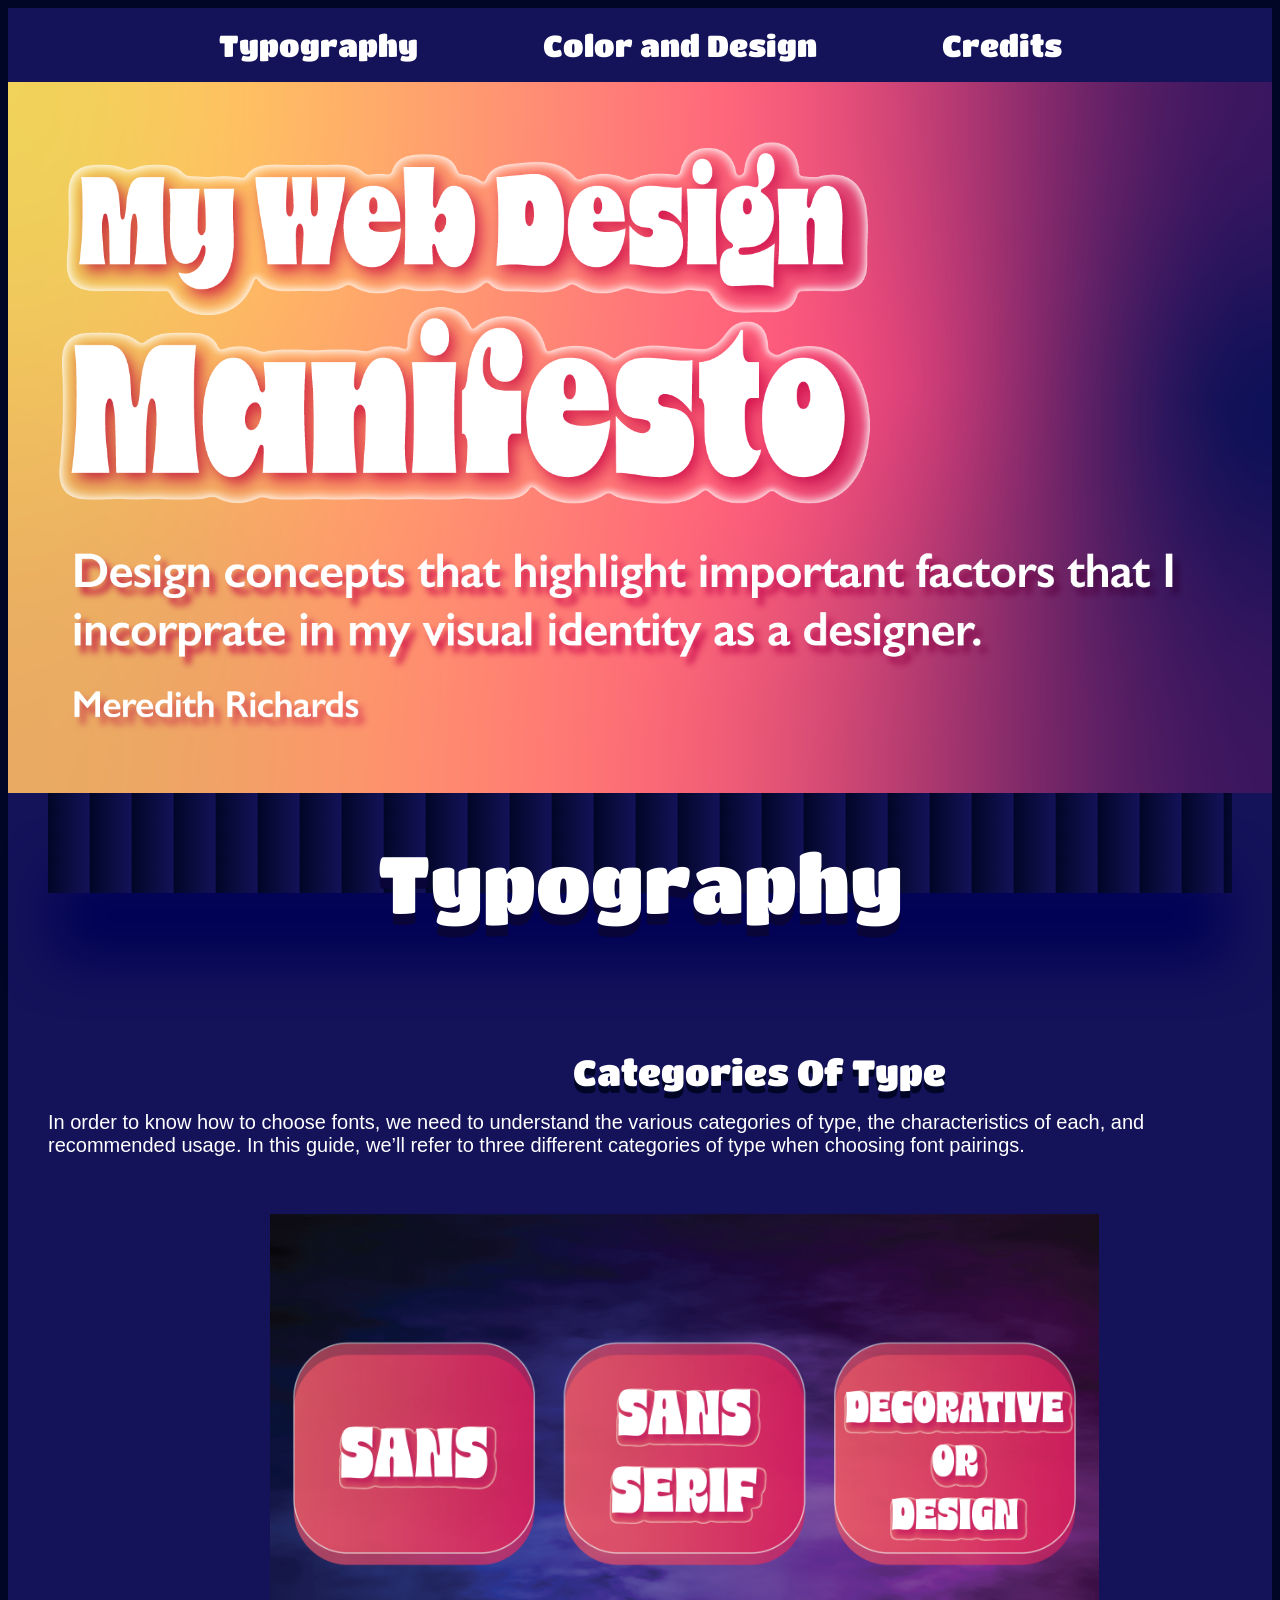
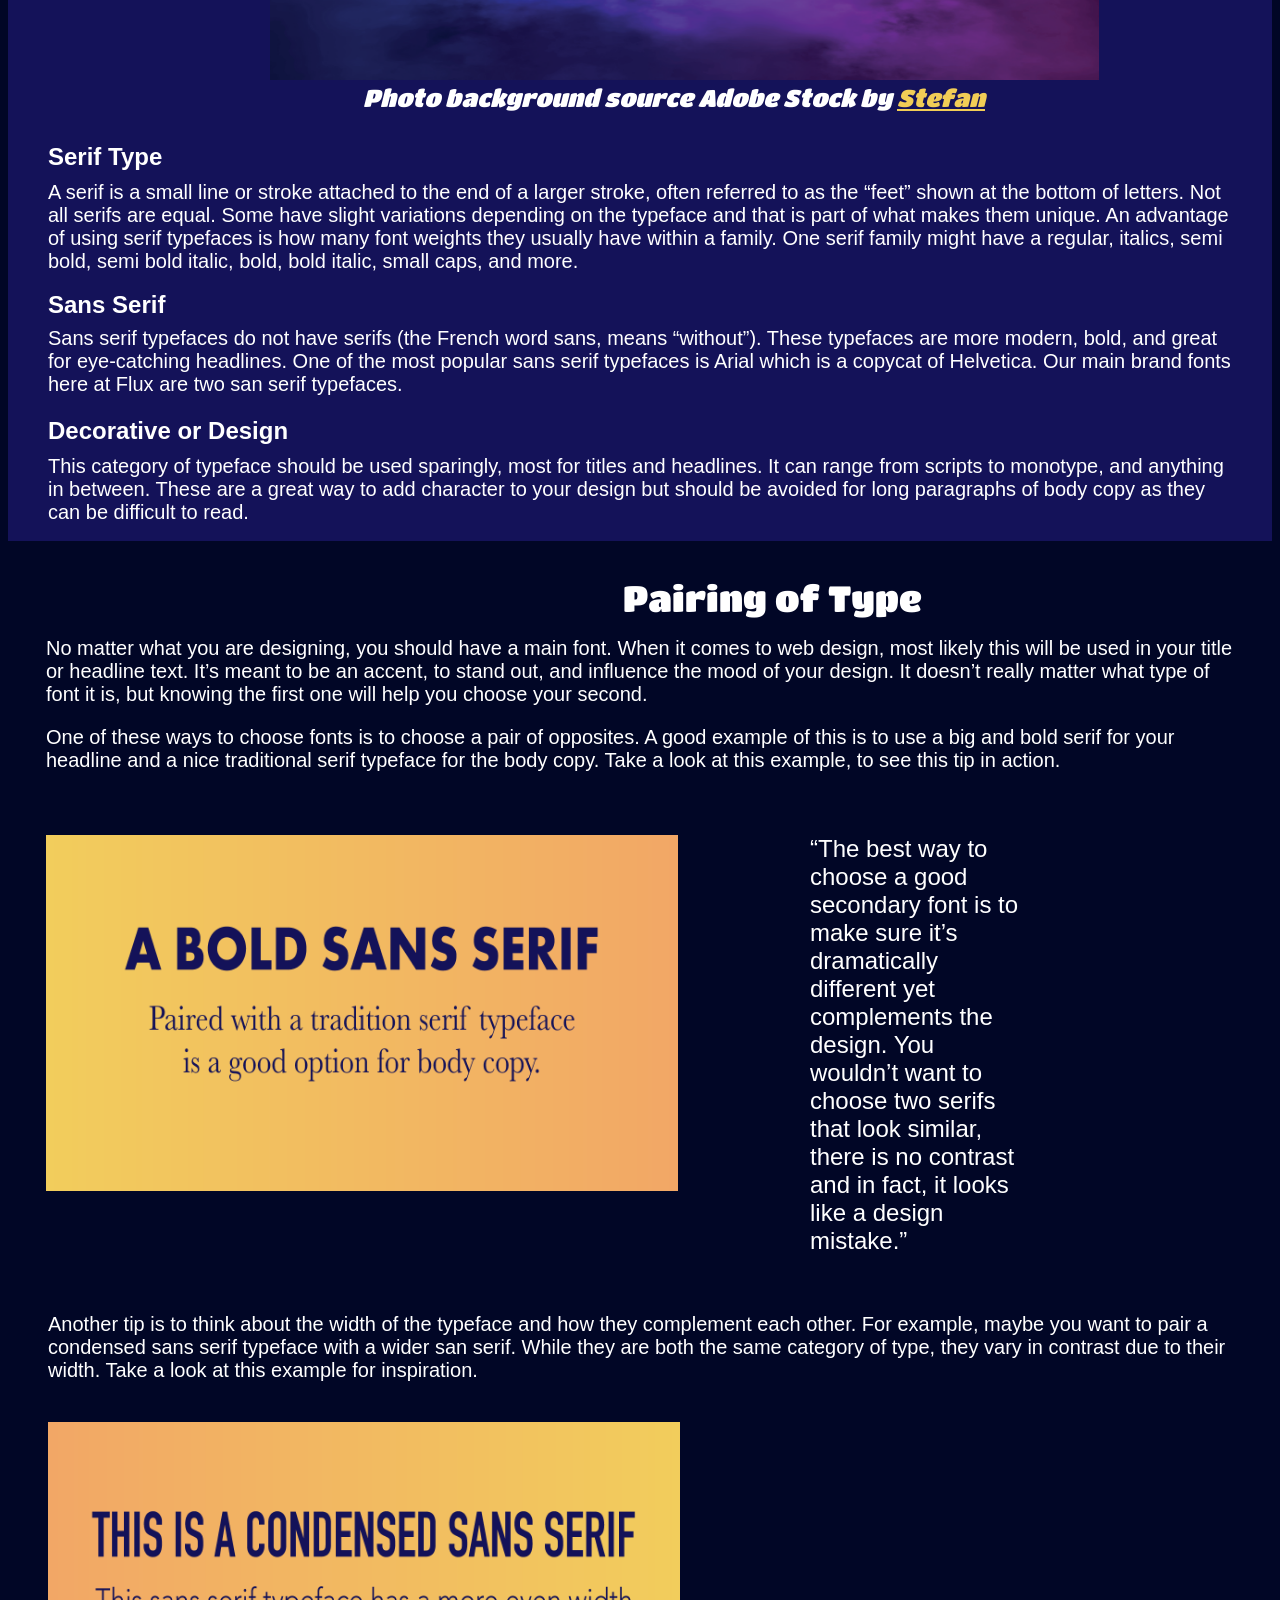
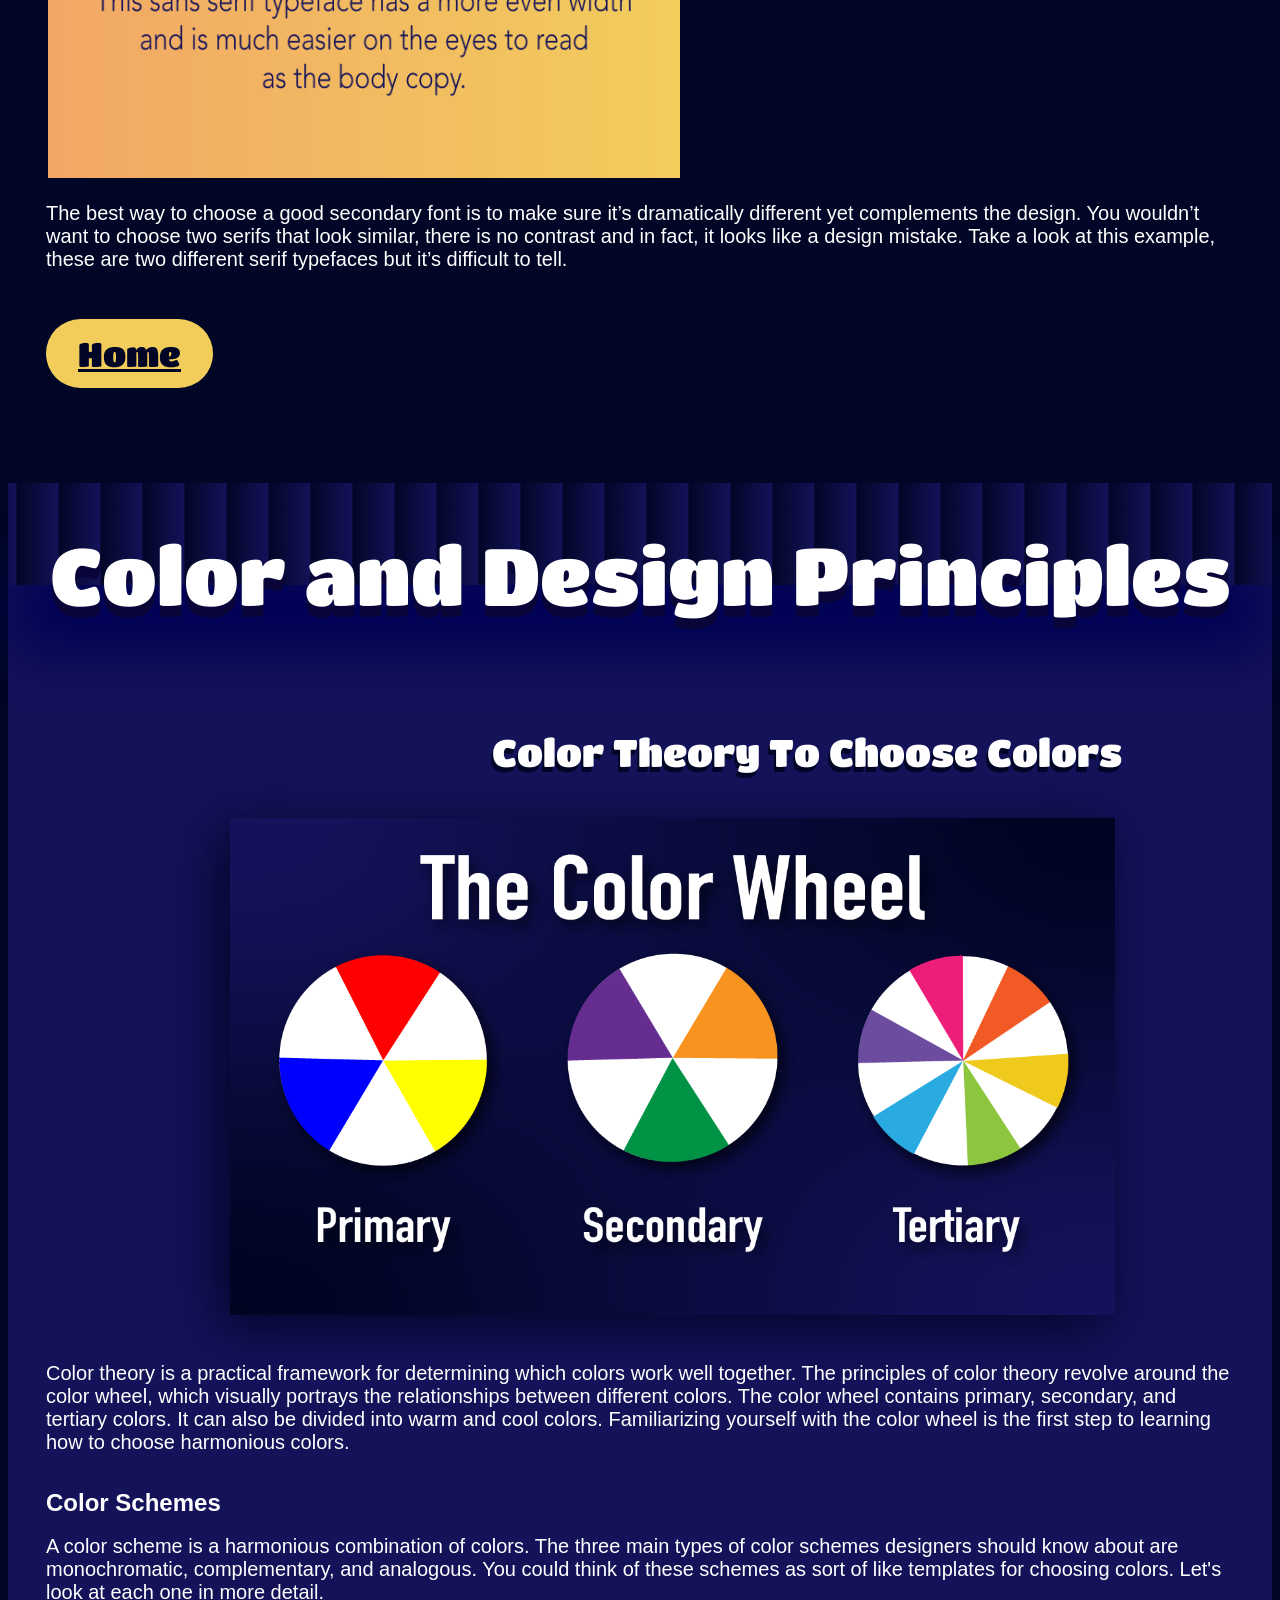
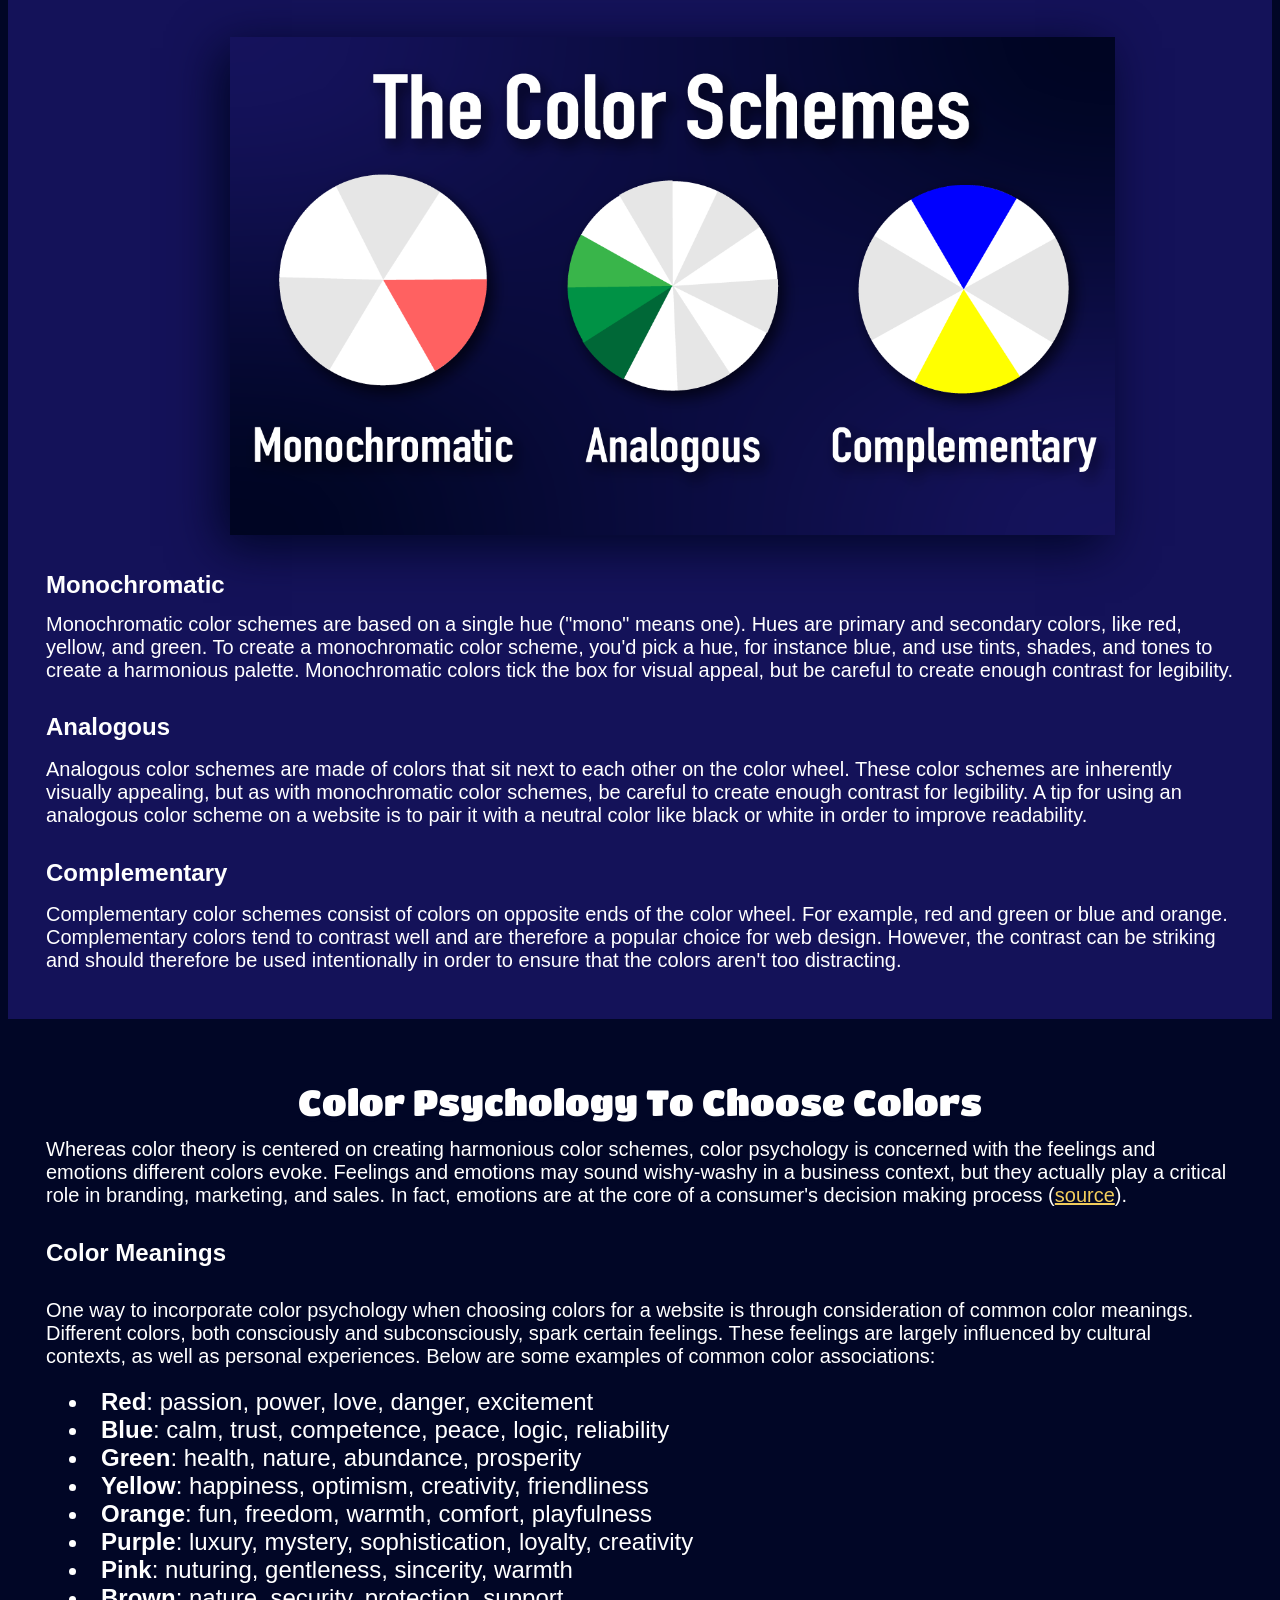
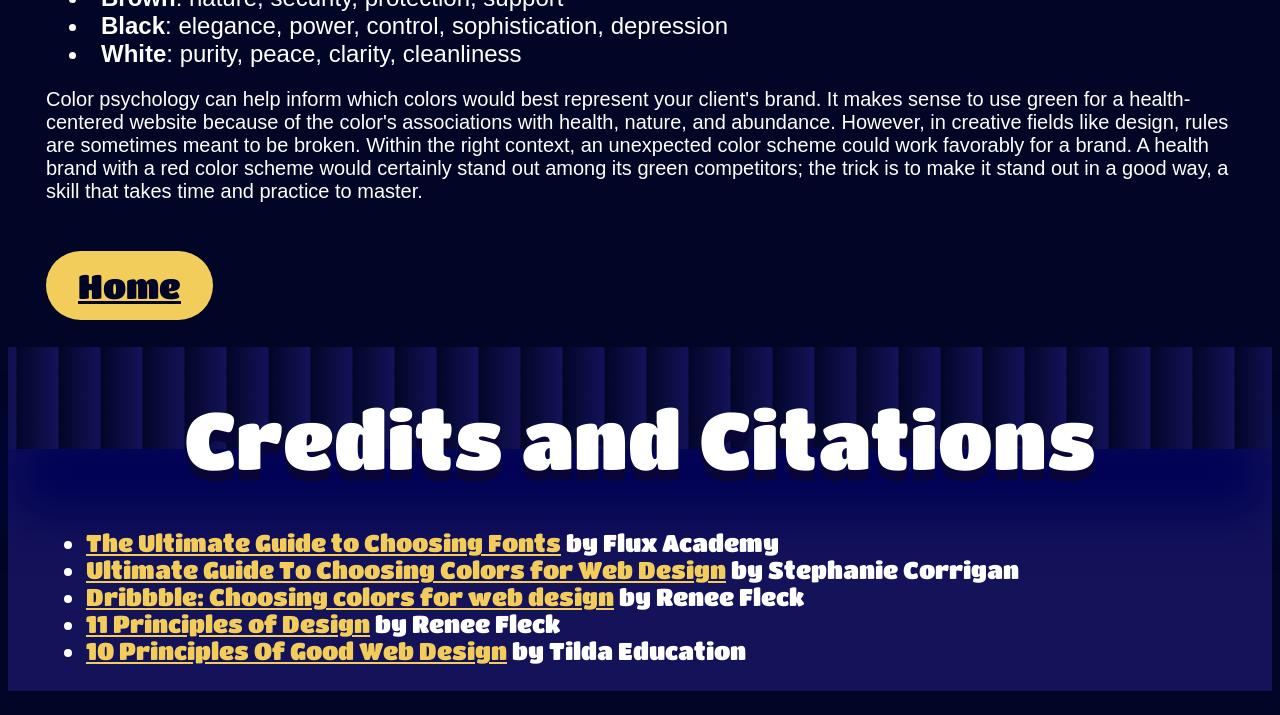
<file: Index.html>
<!doctype html>
<html>
<head>
<meta charset="UTF-8">
<title>RichardsCodingWepage</title>
	<link rel="preconnect" href="https://fonts.googleapis.com">
<link rel="preconnect" href="https://fonts.gstatic.com" crossorigin>
<link href="https://fonts.googleapis.com/css2?family=Titan+One&display=swap" rel="stylesheet">
<link href="style.css" rel="stylesheet" type="text/css">

	
	<style type="text/css">


body,td,th {
    font-family: Impact, Haettenschweiler, "Franklin Gothic Bold", "Arial Black", sans-serif;
    color: #FFFFFF;
    border-width: thick;
}
body {
    background-color: #010626;
    font-size: x-large;
    text-align: center;
}
</style>
</head>

<body class="hero">
	
<section><!--Hero Section-->
  <nav> </nav>
<nav class="nav"><a href="#Type" target="_blank" class="button2" id="top">Typography</a>
	<a href="#ct" target="_blank" class="button2">Color and Design</a>
	<a href="#credci" target="_blank" class="button2">Credits</a>
  </nav>
<img src="Images/NewHero.png" alt="Hero Image My Web Design Manifesto" width="100%" class="heroimge" id="hero"/> 

	

	
</section>
	<!--Typography-->
	<section class="typesections" style="width: 100%; padding: 0 40px; box-sizing:border-box">
	  
	<h1 class="Typeography"><span class="typesection" id="Type">Typography</span></h1>
	<h3 class="Categoriesoftype typesection">Categories Of Type</h3>
	<p class="inorder typesection">In order to know how to choose fonts, we need to understand the various categories of type, the characteristics of each, and recommended usage. In this guide, we’ll refer to three different categories of type when choosing font pairings.
</p>
	
		
	
	  <img src="Images/CategType.png" alt="Image with three squares; left is serif; middle is sans serif; right is decorative and display" width="70%" class="image sidei"/>
		<br>
		<cite class="phtoback">Photo background source Adobe Stock by <a href="https://stock.adobe.com/contributor/210033118/stefan?load_type=author&prev_url=detail" target="_blank" class="stefan">Stefan</a></cite>
<h4 class="seriftype">Serif Type</h4>
	  <p class="aserif">A serif is a small line or stroke attached to the end of a larger stroke, often referred to as the “feet” shown at the bottom of letters. Not all serifs are equal. Some have slight variations depending on the typeface and that is part of what makes them unique. An advantage of using serif typefaces is how many font weights they usually have within a family. One serif family might have a regular, italics, semi bold, semi bold italic, bold, bold italic, small caps, and more.
</p>
<h4 class="sansserif">Sans Serif</h4>
		<p class="sansseriftype">Sans serif typefaces do not have serifs (the French word sans, means “without”). These typefaces are more modern, bold, and great for eye-catching headlines. One of the most popular sans serif typefaces is Arial which is a copycat of Helvetica. Our main brand fonts here at Flux are two san serif typefaces.</p>
		<h4 class="decorative">Decorative or Design</h4>
		<p class="thiscategory">This category of typeface should be used sparingly, most for titles and headlines. It can range from scripts to monotype, and anything in between. These are a great way to add character to your design but should be avoided for long paragraphs of body copy as they can be difficult to read.</p>
	</section>
<h3 class="pairingoftype">Pairing of Type</h3>
<p class="psec">No matter what you are designing, you should have a main font. When it comes to web design, most likely this will be used in your title or headline text. It’s meant to be an accent, to stand out, and influence the mood of your design. It doesn’t really matter what type of font it is, but knowing the first one will help you choose your second.</p>
<p class="oneofthese psec">One of these ways to choose fonts is to choose a pair of opposites. A good example of this is to use a big and bold serif for your headline and a nice traditional serif typeface for the body copy. Take a look at this example, to see this tip in action.

</p>
<img src="Images/PairingImage.png" alt="Image showing bold header and serif body copy" width="50%" class="image Floater psec"/><q  class="quote" style="font-family: 'Gill Sans', 'Gill Sans MT', 'Myriad Pro', 'DejaVu Sans Condensed', Helvetica, Arial, sans-serif">The best way to choose a good secondary font is to make sure it’s dramatically different yet complements the design. You wouldn’t want to choose two serifs that look similar, there is no contrast and in fact, it looks like a design mistake.</q>
	

	<p class="anothertip" style="clear: both;">Another tip is to think about the width of the typeface and how they complement each other. For example, maybe you want to pair a condensed sans serif typeface with a wider san serif. While they are both the same category of type, they vary in contrast due to their width. Take a look at this example for inspiration.</p>
	
<img src="Images/Pairing2image.png" alt="Image showing Condensed Sans serif and sans serif for body copy" width="50%" class="image condensedimg"/><br>
	
<p class="psec">The best way to choose a good secondary font is to make sure it’s dramatically different yet complements the design. You wouldn’t want to choose two serifs that look similar, there is no contrast and in fact, it looks like a design mistake. Take a look at this example, these are two different serif typefaces but it’s difficult to tell.

</p>
	<h2 class="Homebut"><a href="#top" target="_blank" class="hmtxt">Home</a></h2>
	
	
	<!--Color and Design Principles Secion-->
	<section>
	<section class="Col colsection">
		<h2 class="Typeography"><span id="ct">Color and Design Principles</span></h2>
	  <h3 class="colortheory csec">Color Theory To Choose Colors</h3>
		
	  <img src="Images/Colorwheel.png" alt="Image showing the color wheels of primary, secondary, and tertiary" width="70%" class="image thecolorwheel csec sidei"/><p class="Col csec colorthe">Color theory is a practical framework for determining which colors work well together. The principles of color theory revolve around the color wheel, which visually portrays the relationships between different colors. The color wheel contains primary, secondary, and tertiary colors. It can also be divided into warm and cool colors. Familiarizing yourself with the color wheel is the first step to learning how to choose harmonious colors.</p>
	 
<h4 class="colorschemes csec" style="clear: both">Color Schemes</h4>
	<p class="acolorschm csec">A color scheme is a harmonious combination of colors. The three main types of color schemes designers should know about are monochromatic, complementary, and analogous. You could think of these schemes as sort of like templates for choosing colors. Let's look at each one in more detail.</p>
    <img src="Images/Colorscheme.png" alt="Image showing the color schemes; monochromatic, analogous, and complementary" width="70%" class="image csec sidei theschemes"/> 
	<h4 class="monochrohd csec">Monochromatic</h4>
	<p class="csec">Monochromatic color schemes are based on a single hue ("mono" means one). Hues are primary and secondary colors, like red, yellow, and green. To create a monochromatic color scheme, you'd pick a hue, for instance blue, and use tints, shades, and tones to create a harmonious palette. Monochromatic colors tick the box for visual appeal, but be careful to create enough contrast for legibility.</p>
	<h4 class="analohd csec">Analogous</h4>
	  <p class="csec">Analogous color schemes are made of colors that sit next to each other on the color wheel. These color schemes are inherently visually appealing, but as with monochromatic color schemes, be careful to create enough contrast for legibility. A tip for using an analogous color scheme on a website is to pair it with a neutral color like black or white in order to improve readability.

</p>
		<h4 class="complehd csec">Complementary</h4>
	  <p class="csec">Complementary color schemes consist of colors on opposite ends of the color wheel. For example, red and green or blue and orange. Complementary colors tend to contrast well and are therefore a popular choice for web design. However, the contrast can be striking and should therefore be used intentionally in order to ensure that the colors aren't too distracting.</p><br>
	  </section>
		<section>
	<h3 class="psychology csec">Color Psychology To Choose Colors</h3>
	<p class="csec">Whereas color theory is centered on creating harmonious color schemes, color psychology is concerned with the feelings and emotions different colors evoke. Feelings and emotions may sound wishy-washy in a business context, but they actually play a critical role in branding, marketing, and sales. In fact, emotions are at the core of a consumer's decision making process (<a href="https://www.psychologytoday.com/us/blog/inside-the-consumer-mind/201302/how-emotions-influence-what-we-buy#:~:text=The%20emotional%20core%20of%20consumer%20decision%2Dmaking&text=Most%20people%20believe%20that%20the,cases%2C%20even%20determine%20our%20decisions.&text=These%20emotions%20create%20preferences%2C%20which%20lead%20to%20our%20decision." target="_blank" class="source">source</a>).</p>
	<h4 class="csec">Color Meanings</h4>
		<p class="csec">One way to incorporate color psychology when choosing colors for a website is through consideration of common color meanings. Different colors, both consciously and subconsciously, spark certain feelings. These feelings are largely influenced by cultural contexts, as well as personal experiences. Below are some examples of common color associations:

</p>
	<li class="li csec"><strong>Red</strong>: passion, power, love, danger, excitement</li>
	<li class="li csec"><strong>Blue</strong>: calm, trust, competence, peace, logic, reliability</li>
	<li class="li csec"><strong>Green</strong>: health, nature, abundance, prosperity</li>
	<li class="li csec"><strong>Yellow</strong>: happiness, optimism, creativity, friendliness</li>
	<li class="li csec"><strong>Orange</strong>: fun, freedom, warmth, comfort, playfulness</li>
	<li class="li csec"><strong>Purple</strong>: luxury, mystery, sophistication, loyalty, creativity</li>
	<li class="li csec"><strong>Pink</strong>: nuturing, gentleness, sincerity, warmth</li>
	<li class="li csec"><strong>Brown</strong>: nature, security, protection, support</li>
	<li class="li csec"><strong>Black</strong>: elegance, power, control, sophistication, depression</li>
	<li class="li csec"><strong>White</strong>: purity, peace, clarity, cleanliness</li>
		<p class="lastline csec">Color psychology can help inform which colors would best represent your client's brand. It makes sense to use green for a health-centered website because of the color's associations with health, nature, and abundance. However, in creative fields like design, rules are sometimes meant to be broken. Within the right context, an unexpected color scheme could work favorably for a brand. A health brand with a red color scheme would certainly stand out among its green competitors; the trick is to make it stand out in a good way, a skill that takes time and practice to master.</p>
		<h2 class="Homebut"><a href="#top" target="_blank" class="hmtxt">Home</a></h2>
	</section>
	<!--Referenced Articles-->
	<footer class="ftsec">
	<h3 class="Typeography bar"><span class="lastcreds" id="credci">Credits and Citations</span></h3>
	<ul>
		<li class="credi dsec"><a href="https://www.flux-academy.com/blog/the-ultimate-guide-to-choosing-fonts" target="_blank" class="linkscol">The Ultimate Guide to Choosing Fonts</a> by Flux Academy
</li>
		<li class="credi dsec"><a href="https://www.flux-academy.com/blog/ultimate-guide-to-choosing-colors-for-web-design" target="_blank" class="linkscol">Ultimate Guide To Choosing Colors for Web Design</a> by Stephanie Corrigan</li>
		<li class="credi dsec"><a href="https://dribbble.com/stories/2018/12/19/choosing-colors-for-web-design-a-practical-ui-color-application-guide" target="_blank" class="linkscol">Dribbble: Choosing colors for web design</a> by Renee Fleck</li>
		<li class="credi dsec"><a href="https://dribbble.com/resources/education/principles-of-design" target="_blank" class="linkscol">11 Principles of Design</a> by Renee Fleck</li>
		<li class="credi dsec"><a href="https://tilda.education/en/web-design-principles" target="_blank" class="linkscol">10 Principles Of Good Web Design</a> by Tilda Education</li>
		<br>
	  </ul>
	</footer>
</section>
</body>
</html>
</file>
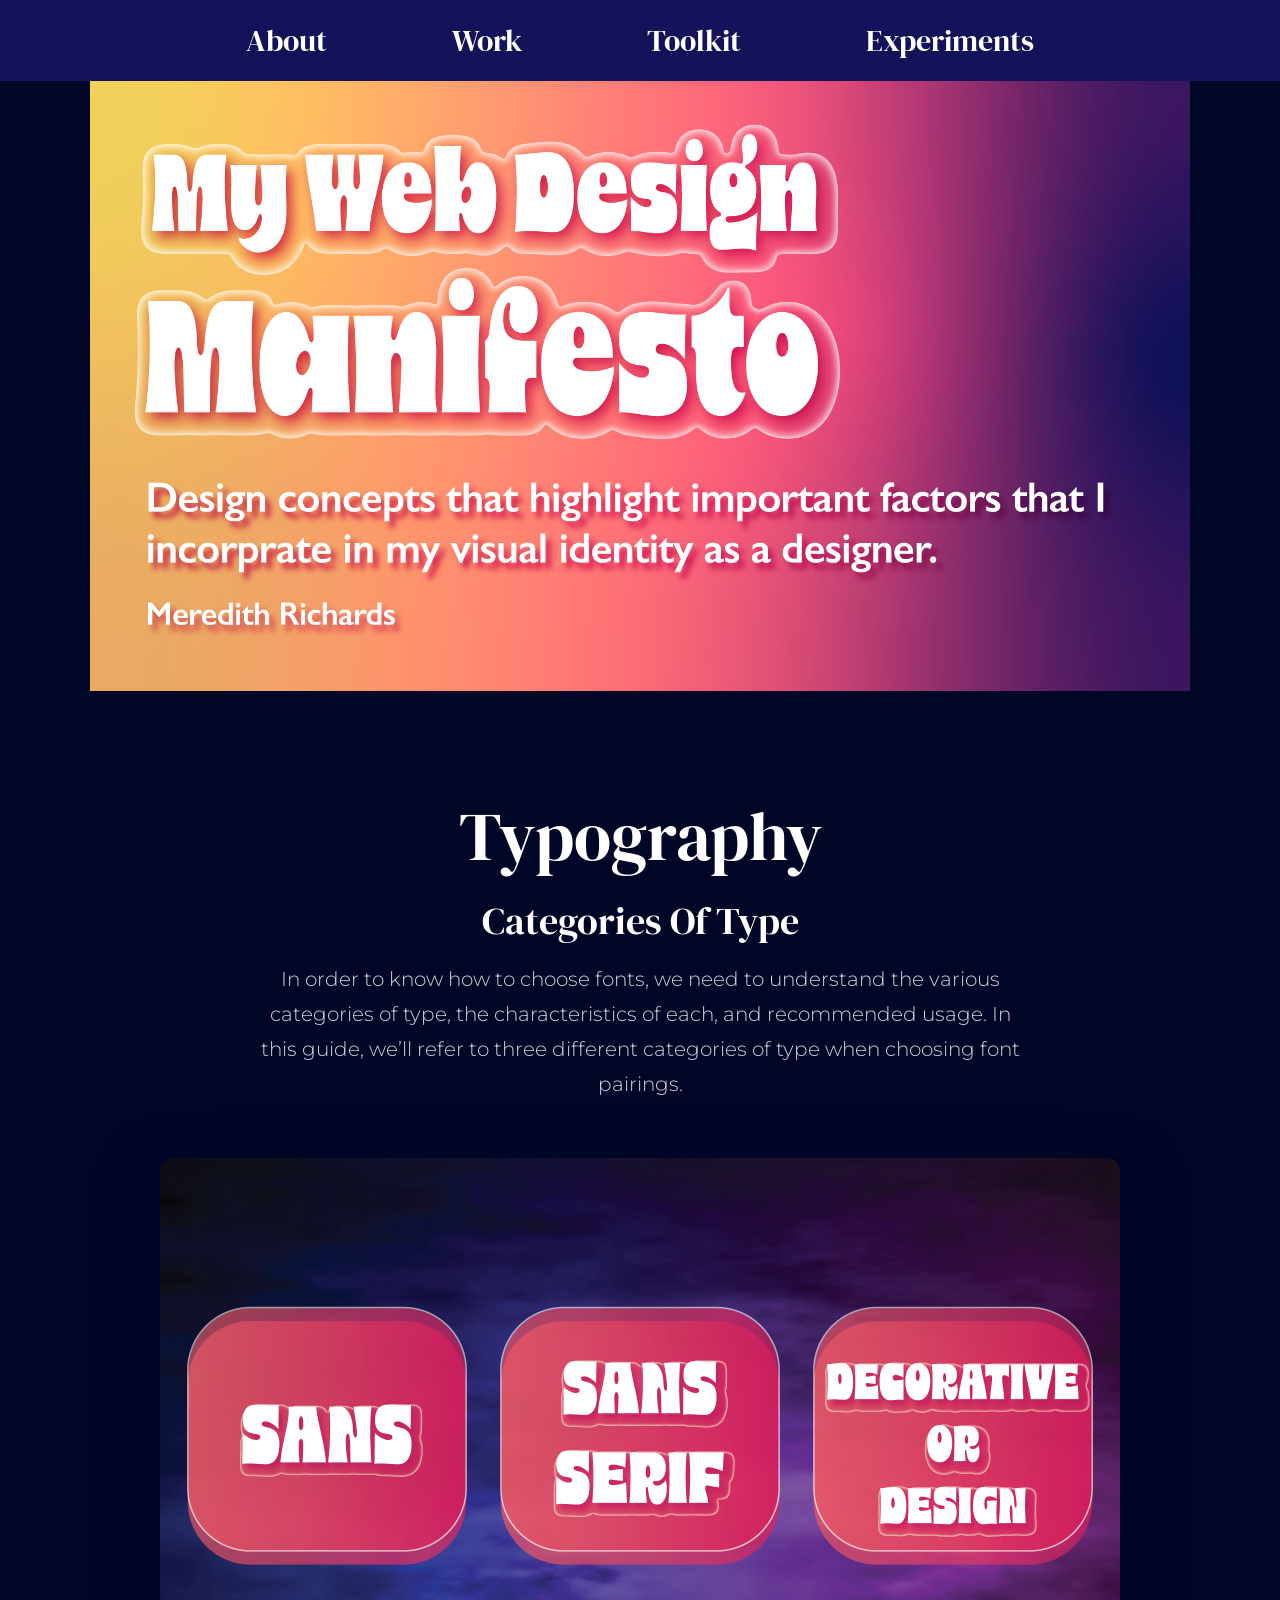
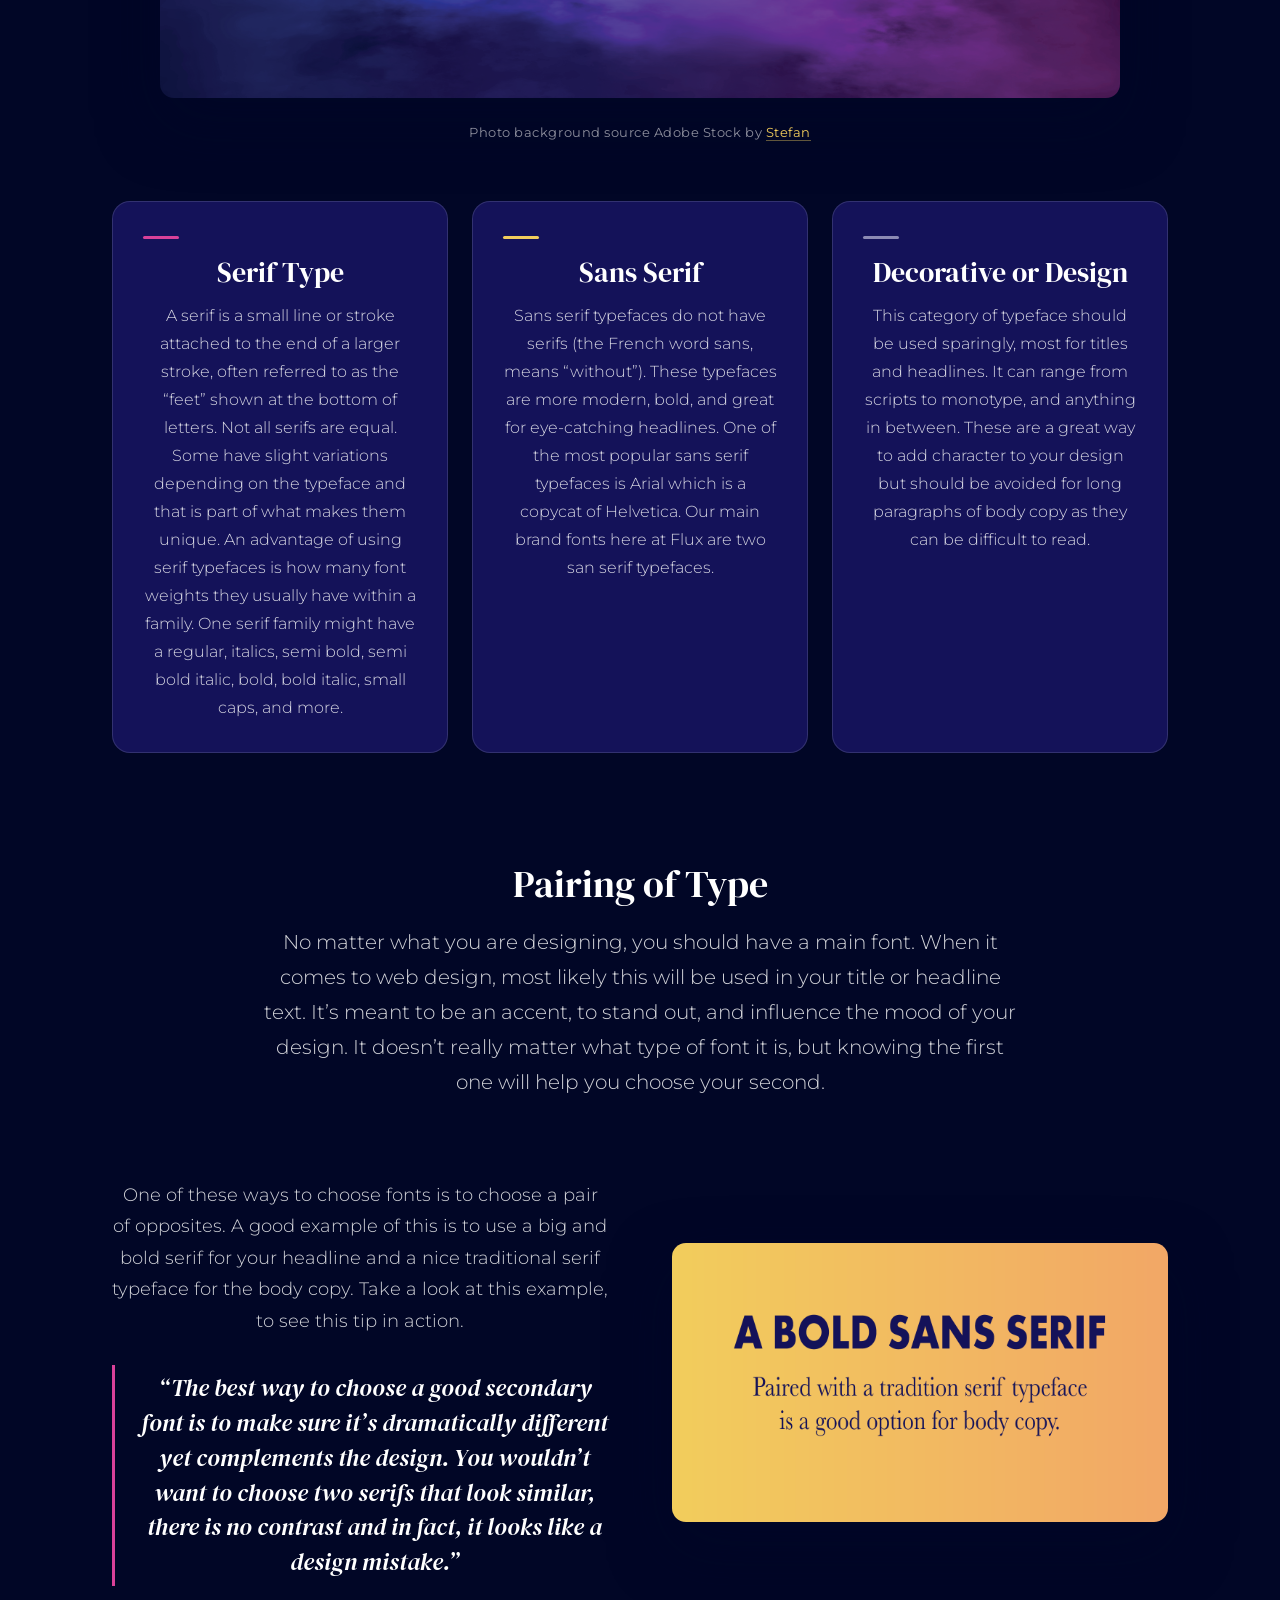
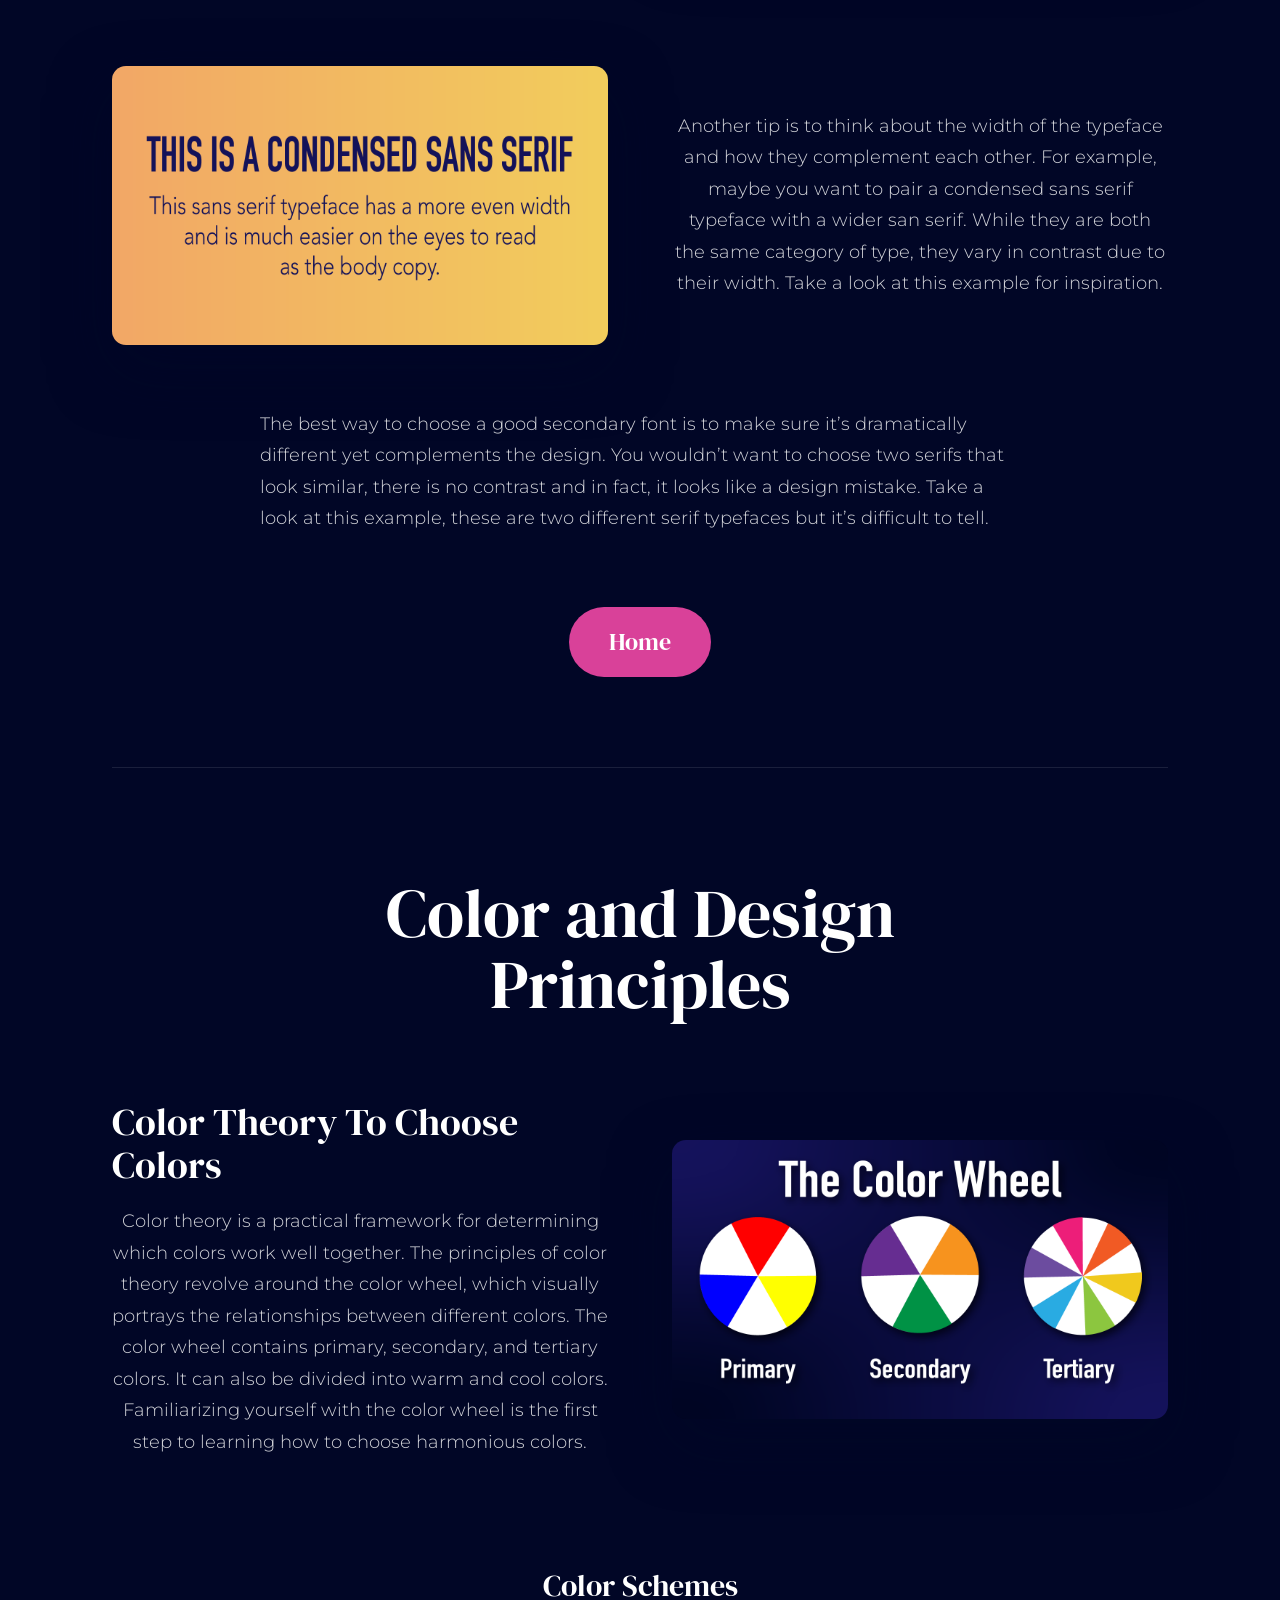
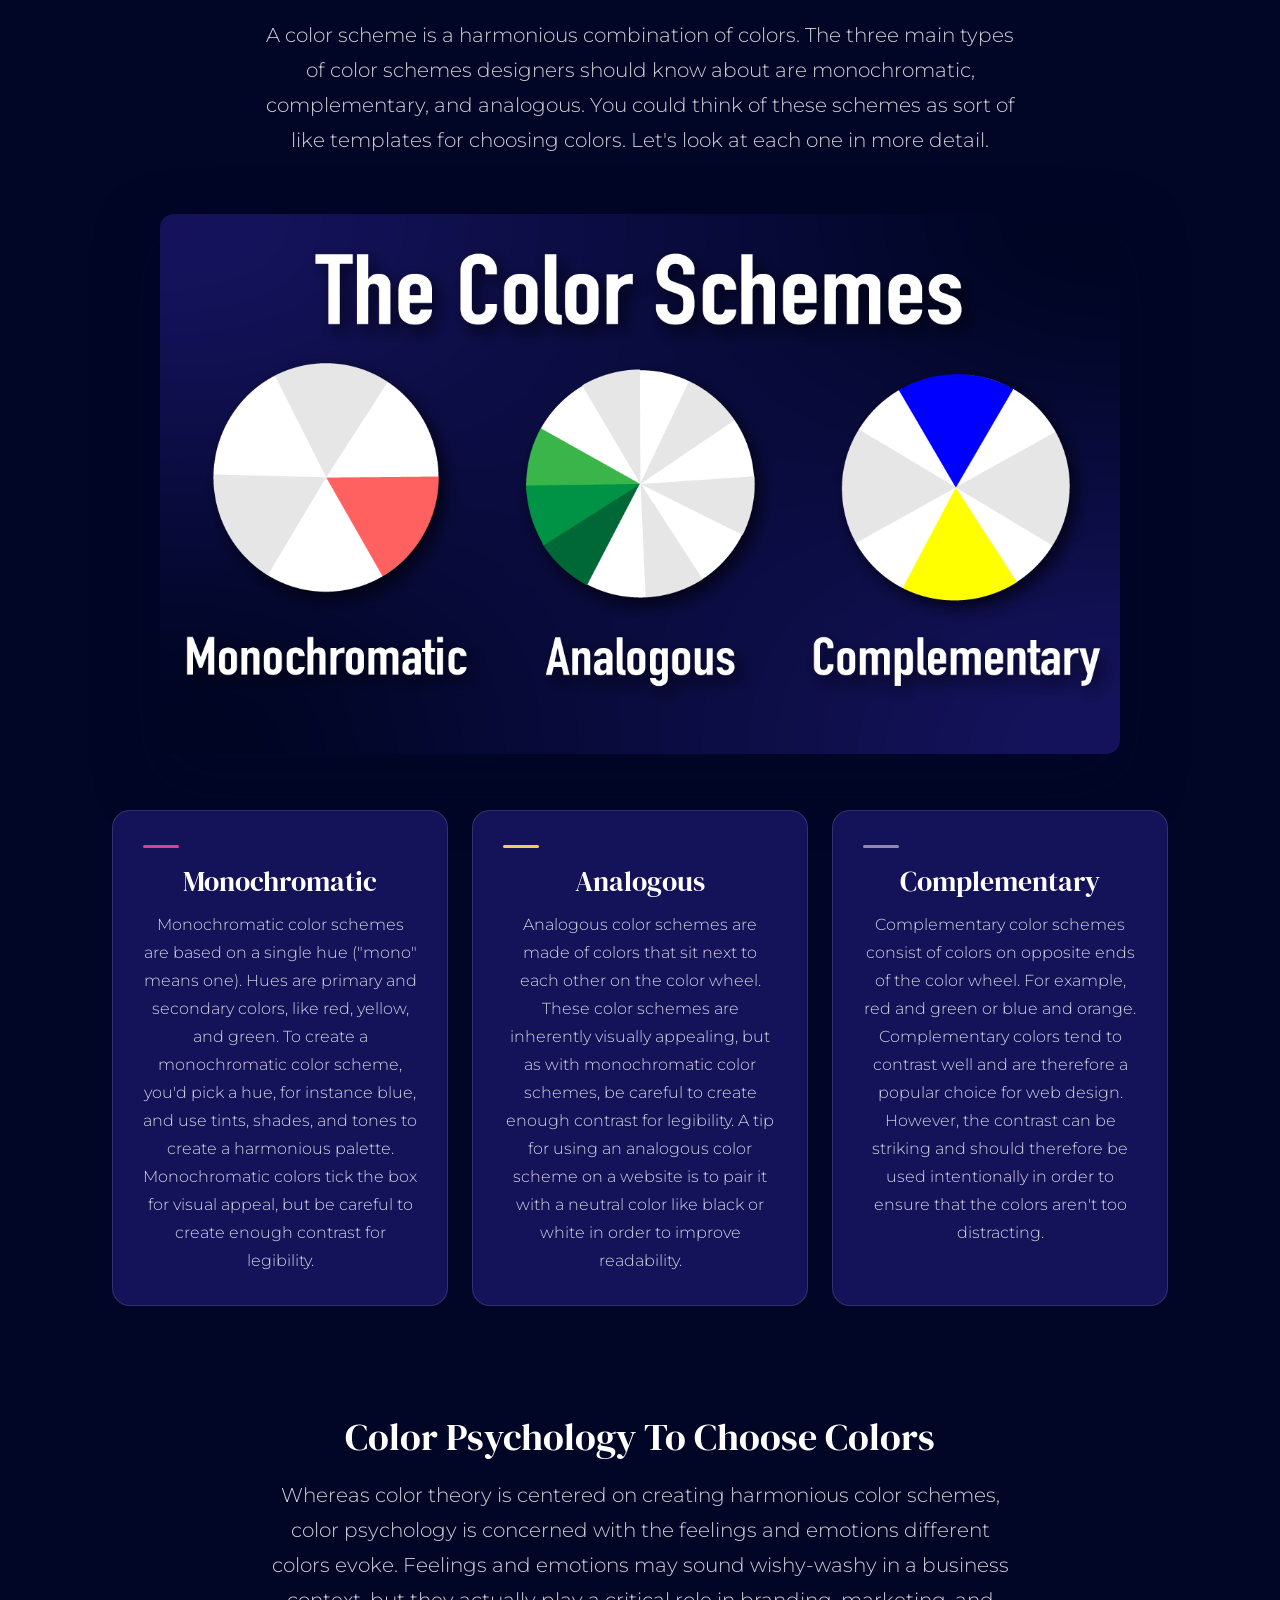
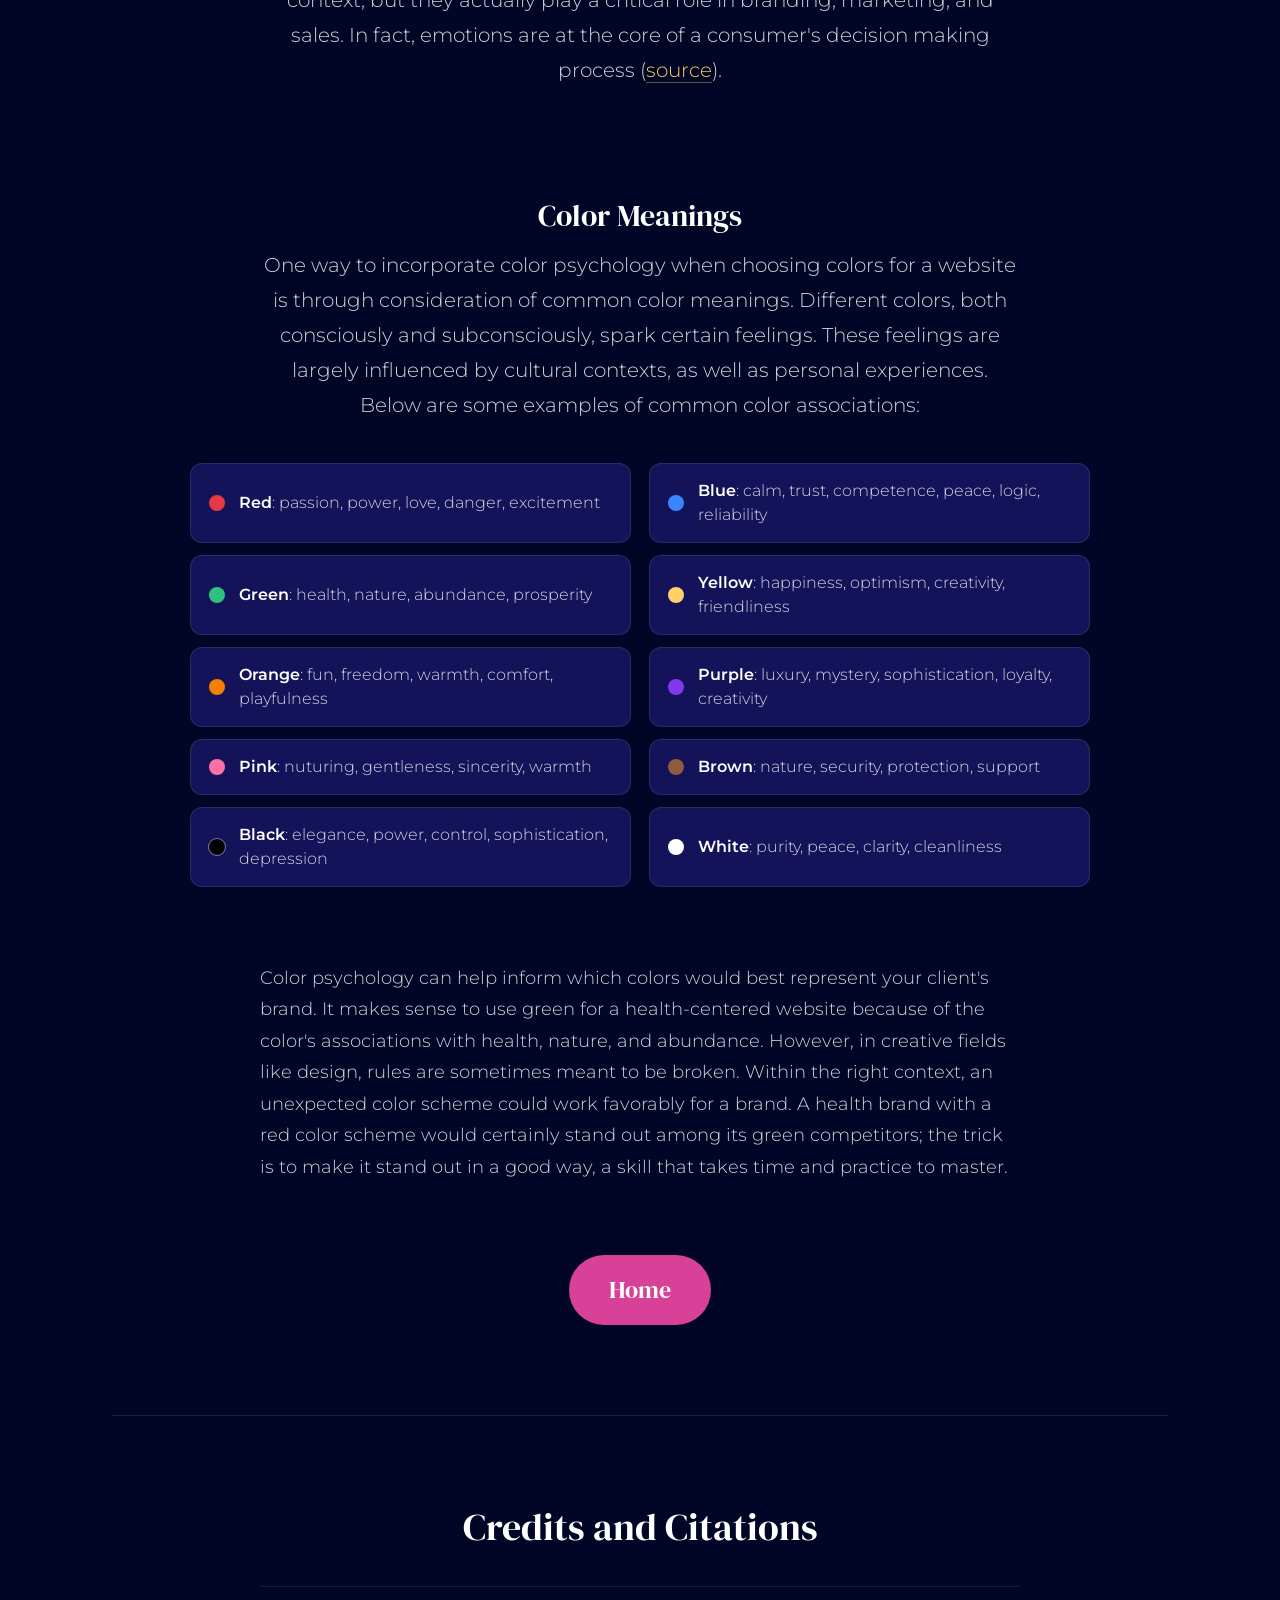
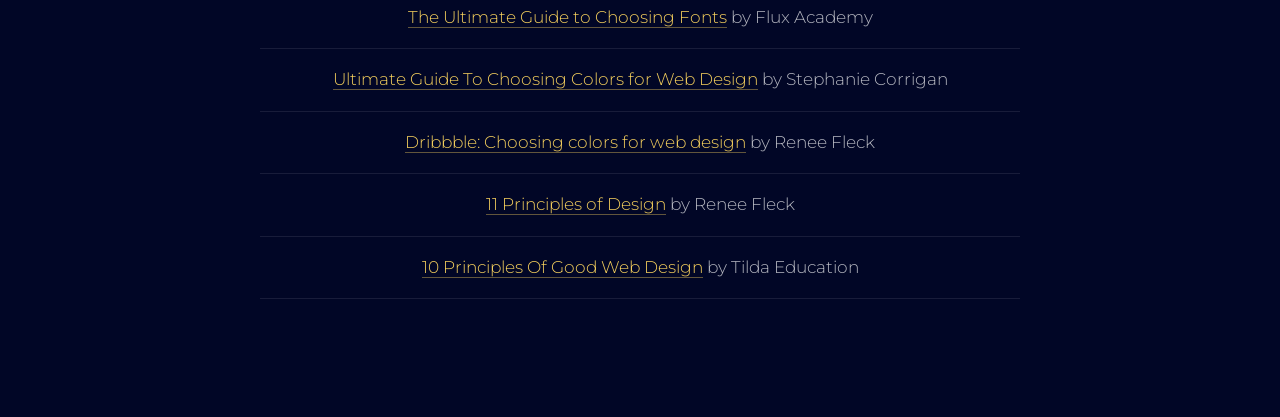
<file: toolkit.html>
<!doctype html>
<html>
<head>
<meta charset="UTF-8">
<title>Toolkit</title>
	<link rel="preconnect" href="https://fonts.googleapis.com">
<link rel="preconnect" href="https://fonts.gstatic.com" crossorigin>
<link href="https://fonts.googleapis.com/css2?family=Titan+One&display=swap" rel="stylesheet">
<link href="style2.css" rel="stylesheet" type="text/css">
<link rel="preconnect" href="https://fonts.googleapis.com">
<link rel="preconnect" href="https://fonts.gstatic.com" crossorigin>
<link href="https://fonts.googleapis.com/css2?family=DM+Serif+Display:ital@0;1&display=swap" rel="stylesheet">
	<link rel="preconnect" href="https://fonts.googleapis.com">
<link rel="preconnect" href="https://fonts.gstatic.com" crossorigin>
<link href="https://fonts.googleapis.com/css2?family=Montserrat:ital,wght@0,100..900;1,100..900&display=swap" rel="stylesheet">

	
	<style type="text/css">


body,td,th {
    font-family: Impact, Haettenschweiler, "Franklin Gothic Bold", "Arial Black", sans-serif;
    color: #FFFFFF;
    border-width: thick;
}
body {
    background-color: #010626;
    font-size: x-large;
    text-align: center;
}
</style>
</head>
<body class="hero">
	
<section><!--Hero Section-->
	
  <nav> </nav>
<nav class="nav"><a href="index.html" target="_blank" class="button2" id="top">About</a>
	<a href="work.html" target="_blank" class="button2">Work</a>
	<a href="toolkit.html" target="_blank" class="button2">Toolkit</a>
	<a href="experiments.html" target="_blank" class="button2">Experiments</a>
  </nav>



		<img src="Images/NewHero.png" alt="Hero Image My Web Design Manifesto" class="heroimge mf-hero" id="hero"/>

</section>

<div class="mf">

  <!--Typography-->
  <section class="mf-section fade-in">
    <header class="mf-section-head">
      <h1 class="mf-title"><span id="Type">Typography</span></h1>
      <h3 class="mf-subtitle">Categories Of Type</h3>
      <p class="mf-lead">In order to know how to choose fonts, we need to understand the various categories of type, the characteristics of each, and recommended usage. In this guide, we’ll refer to three different categories of type when choosing font pairings.</p>
    </header>

    <figure class="mf-figure mf-figure-wide">
      <img src="Images/CategType.png" alt="Image with three squares; left is serif; middle is sans serif; right is decorative and display"/>
      <figcaption><cite class="mf-credit">Photo background source Adobe Stock by <a href="https://stock.adobe.com/contributor/210033118/stefan?load_type=author&prev_url=detail" target="_blank">Stefan</a></cite></figcaption>
    </figure>

    <div class="mf-cards">
      <article class="mf-card">
        <h4 class="mf-card-title">Serif Type</h4>
        <p>A serif is a small line or stroke attached to the end of a larger stroke, often referred to as the “feet” shown at the bottom of letters. Not all serifs are equal. Some have slight variations depending on the typeface and that is part of what makes them unique. An advantage of using serif typefaces is how many font weights they usually have within a family. One serif family might have a regular, italics, semi bold, semi bold italic, bold, bold italic, small caps, and more.</p>
      </article>
      <article class="mf-card">
        <h4 class="mf-card-title">Sans Serif</h4>
        <p>Sans serif typefaces do not have serifs (the French word sans, means “without”). These typefaces are more modern, bold, and great for eye-catching headlines. One of the most popular sans serif typefaces is Arial which is a copycat of Helvetica. Our main brand fonts here at Flux are two san serif typefaces.</p>
      </article>
      <article class="mf-card">
        <h4 class="mf-card-title">Decorative or Design</h4>
        <p>This category of typeface should be used sparingly, most for titles and headlines. It can range from scripts to monotype, and anything in between. These are a great way to add character to your design but should be avoided for long paragraphs of body copy as they can be difficult to read.</p>
      </article>
    </div>

    <div class="mf-block">
      <h3 class="mf-subtitle">Pairing of Type</h3>
      <p class="mf-lead">No matter what you are designing, you should have a main font. When it comes to web design, most likely this will be used in your title or headline text. It’s meant to be an accent, to stand out, and influence the mood of your design. It doesn’t really matter what type of font it is, but knowing the first one will help you choose your second.</p>
    </div>

    <div class="mf-split">
      <div class="mf-split-text">
        <p>One of these ways to choose fonts is to choose a pair of opposites. A good example of this is to use a big and bold serif for your headline and a nice traditional serif typeface for the body copy. Take a look at this example, to see this tip in action.</p>
        <q class="mf-quote">The best way to choose a good secondary font is to make sure it’s dramatically different yet complements the design. You wouldn’t want to choose two serifs that look similar, there is no contrast and in fact, it looks like a design mistake.</q>
      </div>
      <figure class="mf-figure">
        <img src="Images/PairingImage.png" alt="Image showing bold header and serif body copy"/>
      </figure>
    </div>

    <div class="mf-split mf-split-flip">
      <div class="mf-split-text">
        <p>Another tip is to think about the width of the typeface and how they complement each other. For example, maybe you want to pair a condensed sans serif typeface with a wider san serif. While they are both the same category of type, they vary in contrast due to their width. Take a look at this example for inspiration.</p>
      </div>
      <figure class="mf-figure">
        <img src="Images/Pairing2image.png" alt="Image showing Condensed Sans serif and sans serif for body copy"/>
      </figure>
    </div>

    <p class="mf-body">The best way to choose a good secondary font is to make sure it’s dramatically different yet complements the design. You wouldn’t want to choose two serifs that look similar, there is no contrast and in fact, it looks like a design mistake. Take a look at this example, these are two different serif typefaces but it’s difficult to tell.</p>

    <p class="mf-home"><a href="#top" class="mf-home-link">Home</a></p>
  </section>

  <!--Color and Design Principles Section-->
  <section class="mf-section fade-in">
    <header class="mf-section-head">
      <h2 class="mf-title"><span id="ct">Color and Design Principles</span></h2>
    </header>

    <div class="mf-split">
      <div class="mf-split-text">
        <h3 class="mf-subtitle mf-left">Color Theory To Choose Colors</h3>
        <p>Color theory is a practical framework for determining which colors work well together. The principles of color theory revolve around the color wheel, which visually portrays the relationships between different colors. The color wheel contains primary, secondary, and tertiary colors. It can also be divided into warm and cool colors. Familiarizing yourself with the color wheel is the first step to learning how to choose harmonious colors.</p>
      </div>
      <figure class="mf-figure">
        <img src="Images/Colorwheel.png" alt="Image showing the color wheels of primary, secondary, and tertiary"/>
      </figure>
    </div>

    <div class="mf-block">
      <h4 class="mf-subtitle-sm">Color Schemes</h4>
      <p class="mf-lead">A color scheme is a harmonious combination of colors. The three main types of color schemes designers should know about are monochromatic, complementary, and analogous. You could think of these schemes as sort of like templates for choosing colors. Let's look at each one in more detail.</p>
    </div>

    <figure class="mf-figure mf-figure-wide">
      <img src="Images/Colorscheme.png" alt="Image showing the color schemes; monochromatic, analogous, and complementary"/>
    </figure>

    <div class="mf-cards">
      <article class="mf-card">
        <h4 class="mf-card-title">Monochromatic</h4>
        <p>Monochromatic color schemes are based on a single hue ("mono" means one). Hues are primary and secondary colors, like red, yellow, and green. To create a monochromatic color scheme, you'd pick a hue, for instance blue, and use tints, shades, and tones to create a harmonious palette. Monochromatic colors tick the box for visual appeal, but be careful to create enough contrast for legibility.</p>
      </article>
      <article class="mf-card">
        <h4 class="mf-card-title">Analogous</h4>
        <p>Analogous color schemes are made of colors that sit next to each other on the color wheel. These color schemes are inherently visually appealing, but as with monochromatic color schemes, be careful to create enough contrast for legibility. A tip for using an analogous color scheme on a website is to pair it with a neutral color like black or white in order to improve readability.</p>
      </article>
      <article class="mf-card">
        <h4 class="mf-card-title">Complementary</h4>
        <p>Complementary color schemes consist of colors on opposite ends of the color wheel. For example, red and green or blue and orange. Complementary colors tend to contrast well and are therefore a popular choice for web design. However, the contrast can be striking and should therefore be used intentionally in order to ensure that the colors aren't too distracting.</p>
      </article>
    </div>

    <div class="mf-block">
      <h3 class="mf-subtitle">Color Psychology To Choose Colors</h3>
      <p class="mf-lead">Whereas color theory is centered on creating harmonious color schemes, color psychology is concerned with the feelings and emotions different colors evoke. Feelings and emotions may sound wishy-washy in a business context, but they actually play a critical role in branding, marketing, and sales. In fact, emotions are at the core of a consumer's decision making process (<a href="https://www.psychologytoday.com/us/blog/inside-the-consumer-mind/201302/how-emotions-influence-what-we-buy#:~:text=The%20emotional%20core%20of%20consumer%20decision%2Dmaking&text=Most%20people%20believe%20that%20the,cases%2C%20even%20determine%20our%20decisions.&text=These%20emotions%20create%20preferences%2C%20which%20lead%20to%20our%20decision." target="_blank">source</a>).</p>
    </div>

    <div class="mf-meanings">
      <h4 class="mf-subtitle-sm">Color Meanings</h4>
      <p class="mf-lead">One way to incorporate color psychology when choosing colors for a website is through consideration of common color meanings. Different colors, both consciously and subconsciously, spark certain feelings. These feelings are largely influenced by cultural contexts, as well as personal experiences. Below are some examples of common color associations:</p>
      <ul class="mf-colors">
        <li><span class="mf-dot mf-red"></span><span><strong>Red</strong>: passion, power, love, danger, excitement</span></li>
        <li><span class="mf-dot mf-blue"></span><span><strong>Blue</strong>: calm, trust, competence, peace, logic, reliability</span></li>
        <li><span class="mf-dot mf-green"></span><span><strong>Green</strong>: health, nature, abundance, prosperity</span></li>
        <li><span class="mf-dot mf-yellow"></span><span><strong>Yellow</strong>: happiness, optimism, creativity, friendliness</span></li>
        <li><span class="mf-dot mf-orange"></span><span><strong>Orange</strong>: fun, freedom, warmth, comfort, playfulness</span></li>
        <li><span class="mf-dot mf-purple"></span><span><strong>Purple</strong>: luxury, mystery, sophistication, loyalty, creativity</span></li>
        <li><span class="mf-dot mf-pink"></span><span><strong>Pink</strong>: nuturing, gentleness, sincerity, warmth</span></li>
        <li><span class="mf-dot mf-brown"></span><span><strong>Brown</strong>: nature, security, protection, support</span></li>
        <li><span class="mf-dot mf-black"></span><span><strong>Black</strong>: elegance, power, control, sophistication, depression</span></li>
        <li><span class="mf-dot mf-white"></span><span><strong>White</strong>: purity, peace, clarity, cleanliness</span></li>
      </ul>
      <p class="mf-body">Color psychology can help inform which colors would best represent your client's brand. It makes sense to use green for a health-centered website because of the color's associations with health, nature, and abundance. However, in creative fields like design, rules are sometimes meant to be broken. Within the right context, an unexpected color scheme could work favorably for a brand. A health brand with a red color scheme would certainly stand out among its green competitors; the trick is to make it stand out in a good way, a skill that takes time and practice to master.</p>
    </div>

    <p class="mf-home"><a href="#top" class="mf-home-link">Home</a></p>
  </section>

  <!--Referenced Articles-->
  <footer class="mf-credits">
    <h3 class="mf-subtitle"><span id="credci">Credits and Citations</span></h3>
    <ul class="mf-credit-list">
      <li><a href="https://www.flux-academy.com/blog/the-ultimate-guide-to-choosing-fonts" target="_blank">The Ultimate Guide to Choosing Fonts</a> by Flux Academy</li>
      <li><a href="https://www.flux-academy.com/blog/ultimate-guide-to-choosing-colors-for-web-design" target="_blank">Ultimate Guide To Choosing Colors for Web Design</a> by Stephanie Corrigan</li>
      <li><a href="https://dribbble.com/stories/2018/12/19/choosing-colors-for-web-design-a-practical-ui-color-application-guide" target="_blank">Dribbble: Choosing colors for web design</a> by Renee Fleck</li>
      <li><a href="https://dribbble.com/resources/education/principles-of-design" target="_blank">11 Principles of Design</a> by Renee Fleck</li>
      <li><a href="https://tilda.education/en/web-design-principles" target="_blank">10 Principles Of Good Web Design</a> by Tilda Education</li>
    </ul>
  </footer>

</div>
</section>


</body>
</html>
</file>
<file: style.css>
@charset "UTF-8";
body {
    font-family: Impact, Haettenschweiler, "Franklin Gothic Bold", "Arial Black", "sans-serif";

    margin-left: px;
    margin-right: px;
}

p {
    font-family: "Gill Sans", "Gill Sans MT", "Myriad Pro", "DejaVu Sans Condensed", Helvetica, Arial, "sans-serif";
    font-size: 20px;
	color:white
}
h1, h2, h3 {
    font-family: "Titan One", sans-serif;
    font-weight: 300;
    font-style: normal;
    text-align: center;
}
h4 {
	font-family: "Gill Sans", "Gill Sans MT", "Myriad Pro", "DejaVu Sans Condensed", Helvetica, Arial, "sans-serif"
}
	
.Typeography {
    font-size: 80px;
    text-shadow: 0px 11px 0px #090538;
    text-align: center;
    padding-top: 80px;
    line-height: 22px;
    background-color: #8C8AB3;
    background-size: 42px 23px;
    background-position: 11% 6%;
    -webkit-box-shadow: 0px 74px 52px -8px #010256;
    box-shadow: 0px 74px 52px -8px #010256;
    border-color: #F6F0F1;
    background-clip: border-box;
    background-attachment: scroll;
    background-image: -webkit-linear-gradient(181deg,rgba(20,18,89,1.00) 0.06%,rgba(1,6,38,1.00) 100%);
    background-image: -moz-linear-gradient(181deg,rgba(20,18,89,1.00) 0.06%,rgba(1,6,38,1.00) 100%);
    background-image: -o-linear-gradient(181deg,rgba(20,18,89,1.00) 0.06%,rgba(1,6,38,1.00) 100%);
    background-image: linear-gradient(269deg,rgba(20,18,89,1.00) 0.06%,rgba(1,6,38,1.00) 100%);
}


.HeaderTitle {
    background-color: #141259;
    -webkit-box-shadow: 0px 27px 48px 106px #141359;
    box-shadow: 0px 27px 48px 106px #141359;
    background-attachment: fixed;
    background-size: 29px 62px;
    background-position: 25% 0%;
    background-image: url(url);
    border-width: thick;
    font-size: 73px;
    text-decoration: overline;
    text-shadow: 1px 23px 16px #030721;
}
.Colorhead {
    -webkit-box-shadow: 0px 136px 54px 43px #141259;
    box-shadow: 0px 136px 54px 43px #141259;
    font-size: 80px;
    text-shadow: 0px 16px 9px #04052E;
    line-height: 52px;
    text-decoration: none;
    text-indent: 0px;
    color: #FFFDFD;
    text-align: center;
    background-image: -webkit-linear-gradient(181deg,rgba(20,18,89,1.00) 0%,rgba(1,6,38,1.00) 100%);
    background-image: -moz-linear-gradient(181deg,rgba(20,18,89,1.00) 0%,rgba(1,6,38,1.00) 100%);
    background-image: -o-linear-gradient(181deg,rgba(20,18,89,1.00) 0%,rgba(1,6,38,1.00) 100%);
    background-image: linear-gradient(269deg,rgba(20,18,89,1.00) 0%,rgba(1,6,38,1.00) 100%);
    background-size: 47px 0px;
    width: 46px;
}
.hero {
    text-align: left;
    font-family: "Titan One", sans-serif;
}
.Col {

    background-color: #010626;
    color: #FFFFFF;
}



	

.image {
    -webkit-box-shadow: 0 0;
    box-shadow: 0 0;
    text-align: center;
}
.creds {
    background-color: #010626;
    -webkit-box-shadow: 0px 8px 28px 18px #010626;
    box-shadow: 0px 8px 28px 18px #010626;
    line-height: 250px;
    font-size: 50px;
    text-align: left;
}
.li {
    font-family: "Gill Sans", "Gill Sans MT", "Myriad Pro", "DejaVu Sans Condensed", Helvetica, Arial, sans-serif;
    text-indent: 23px;
}
.credi {
	
	
	
	
}
.lastline {
    -webkit-box-shadow: 0px 0px;
    box-shadow: 0px 0px;
}
.button {
	 background-color: red;
  border: none;
  color: white;
  padding: 15px 32px;
  text-align: center;
  text-decoration: none;
  display: inline-block;
  font-size: 16px;
  cursor: pointer;
	border-radius:100px	
}
.Homebut {
    background-color: #F2CD5C;
    border: none;
    color: #010626;
    padding: 15px 32px;
    text-align: center;
    text-decoration: none;
    display: inline-block;
    font-size: 34px;
    cursor: pointer;
    border-radius: 100px;
    margin-left: 38px;
}
.Homebut:hover {
	 background-color: #D94199;
  border: none;
  color: white;
  padding: 15px 32px;
  text-align: center;
  text-decoration: none;
  display: inline-block;
  font-size: 38px;
  cursor: pointer;
	border-radius:100px	
}


.button:hover {
	 background-color: #D94199;
  border: none;
  color: white;
  padding: 15px 32px;
  text-align: center;
  text-decoration: none;
  display: inline-block;
  font-size: 16px;
  cursor: pointer;
	border-radius:100px	
}
.linkscol:hover {
	 background-color: #010626;
  border: none;
  color: #D94179;
  padding: 10px 20px;
  text-align: center;
  text-decoration: none;
  display: inline-block;
  font-size: 22px;
  cursor: pointer;
	
}
.stefan:hover {
	background-color: #141259;
  border: none;
  color: #D94179;
  padding: 10px 20px;
  text-align: center;
  text-decoration: none;
  display: inline-block;
  font-size: 22px;
  cursor: pointer;
	
	
	
	
}
.source:hover {
	 background-color: #141259;
  border: none;
  color: #D94179;
  padding: 5px 10px;
  text-align: center;
  text-decoration: none;
  display: inline-block;
  font-size: 17px;
  cursor: pointer;
	
	
	
	
}





.Categoriesoftype {
    text-align: left;
    line-height: 223px;
    height: 115px;
    font-size: 36px;
    -webkit-box-shadow: 0 0px;
    box-shadow: 0 0px;
    text-shadow: 0px 7px #010626;
    padding-left: 525px;
}
.pairingoftype {
    text-align: left;
    font-size: 36px;
    height: 24px;
    margin-left: 615px;
}
.button2 {
    background-color: #141259;
    border: none;
    color: white;
    padding: 20px 60px;
    text-decoration: none;
    display: inline-block;
    font-size: 30px;
    cursor: pointer;
}

.button2:hover {
    background-color: #D94179;
    border: none;
    color: white;
    padding: 20px 60px;
    text-align: center;
    text-decoration: none;
    display: inline-block;
    font-size: 40px;
    cursor: pointer;
    font-family: "Titan One", sans-serif;
}
.nav {
    text-align: center;
    background-color: #141259;
}
.colortheory {
    text-align: left;
    line-height: 202px;
    height: 129px;
    font-size: 38px;
    padding-left: 446px;
    text-shadow: -2px 5px #010626;
}
.psychology {
    -webkit-box-shadow: 0px 0px;
    box-shadow: 0px 0px;
    font-size: 36px;
    margin-top: 62px;
    height: 21px;
    text-shadow: 0px 5px #010626;
}
.Floater {
    float: left;
    margin-right: 100px;
}
.quote {
    padding-top: 0px;
    display: inline-block;
    width: 218px;
    color: #FFFFFF;
}
.anothertip {
    height: 97px;
    margin-bottom: 12px;
    padding-top: 38px;
    padding-left: 40px;
    padding-right: 40px;
}
.inorder {
    height: 83px;
}
.thiscategory {
    height: 86px;
}
.oneofthese {
    height: 89px;
}
.phtoback {
    text-align: center;
    padding-left: 315px;
}
.seriftype {
    height: 6px;
}
.aserif {
    height: 78px;
}
.sansserif {
    height: 4px;
    font-size: 24px;
}
.decorative {
    height: 7px;
}
.sansseriftype {
    height: 58px;
}
.thecolorwheel {
    -webkit-box-shadow: -10px 11px 47px #010626;
    box-shadow: -10px 11px 47px #010626;
    margin-bottom: 23px;
}
.colorschemes {
    margin-top: 35px;
    font-size: 24px;
    height: 45px;
}
.acolorschm {
    margin-top: -31px;
    height: 82px;
}
.monochrohd {
    height: 10px;
}
.analohd {
    height: 13px;
}
.complehd {
    height: 12px;
}
.block {
    color: #010626;
}
.lastcreds {
    margin-top: 129px;
    height: 110px;
    padding-top: 9px;
}
.typesection {
}
.typesections {
    background-color: #141259;
    background-origin: border-box;
    background-clip: padding-box;
}
.colsection {
    background-color: #141259;
}
.heroimge {
    margin-bottom: -72px;
}
.condensedimg {
    padding-left: 40px;
    padding-right: 40px;
}
.psec {
    margin-left: 0px;
    padding-left: 38px;
    padding-right: 32px;
}
.csex {
}
.csec {
    margin-left: 38px;
    margin-right: 38px;
}
.dsec {
    margin-left: 38px;
    margin-right: 38px;
}
.source {
	color: #F2CD5C
}
.linkscol {
	color: #F2CD5c
}
.stefan {
	color: #f2CD56
}
.Homebut {
	color: #010626
}
#hero {
}
.hmtxt {
	color: #010626
}
.hmtxt:hover{
	color: white
}
.colorthe {
    background-color: #141259;
}
.bar {
    margin-top: -1px;
}
.sidei {
    text-align: center;
    margin-left: 222px;
}
.theschemes {
    -webkit-box-shadow: -10px 11px 47px #010626;
    box-shadow: -10px 11px 47px #010626;
}
.ftsec {
    background-color: #141259;
}
</file>
<file: style2.css>
@charset "UTF-8";
body {
    font-family: "Montserrat", sans-serif;
  font-optical-sizing: auto;
  font-weight: 300;
  font-style: normal;
	font-size: 20px;
    margin-left: px;
    margin-right: px;
}

p {
    font-family: "Montserrat", sans-serif;
    font-optical-sizing: auto;
    font-weight: 200;
    font-style: normal;
    font-size: 20px;
    color: white
}
h1, h2, h3 {
    font-family: "DM Serif Display", serif;
    font-weight: 400;
    font-style: normal;
    text-align: center;
}
h4 {
	font-family: "Montserrat", sans-serif;
  font-optical-sizing: auto;
  font-weight: 300;
  font-style: normal;
    font-size: 20px;
}
a:link,
a:visited,
a:hover,
a:active {
  text-decoration: none;
}
	
.Typeography {
    font-size: 80px;
    text-shadow: 0px 11px 0px #090538;
    text-align: center;
    padding-top: 80px;
    line-height: 22px;
    background-color: #8C8AB3;
    background-size: 42px 23px;
    background-position: 11% 6%;
    -webkit-box-shadow: 0px 74px 52px -8px #010256;
    box-shadow: 0px 74px 52px -8px #010256;
    border-color: #F6F0F1;
    background-clip: border-box;
    background-attachment: scroll;
    background-image: -webkit-linear-gradient(181deg,rgba(20,18,89,1.00) 0.06%,rgba(1,6,38,1.00) 100%);
    background-image: -moz-linear-gradient(181deg,rgba(20,18,89,1.00) 0.06%,rgba(1,6,38,1.00) 100%);
    background-image: -o-linear-gradient(181deg,rgba(20,18,89,1.00) 0.06%,rgba(1,6,38,1.00) 100%);
    background-image: linear-gradient(269deg,rgba(20,18,89,1.00) 0.06%,rgba(1,6,38,1.00) 100%);
}


.HeaderTitle {
    background-color: #141259;
    -webkit-box-shadow: 0px 27px 48px 106px #141359;
    box-shadow: 0px 27px 48px 106px #141359;
    background-attachment: fixed;
    background-size: 29px 62px;
    background-position: 25% 0%;
    background-image: url(url);
    border-width: thick;
    font-size: 73px;
    text-decoration: overline;
    text-shadow: 1px 23px 16px #030721;
}
.Colorhead {
    -webkit-box-shadow: 0px 136px 54px 43px #141259;
    box-shadow: 0px 136px 54px 43px #141259;
    font-size: 80px;
    text-shadow: 0px 16px 9px #04052E;
    line-height: 52px;
    text-decoration: none;
    text-indent: 0px;
    color: #FFFDFD;
    text-align: center;
    background-image: -webkit-linear-gradient(181deg,rgba(20,18,89,1.00) 0%,rgba(1,6,38,1.00) 100%);
    background-image: -moz-linear-gradient(181deg,rgba(20,18,89,1.00) 0%,rgba(1,6,38,1.00) 100%);
    background-image: -o-linear-gradient(181deg,rgba(20,18,89,1.00) 0%,rgba(1,6,38,1.00) 100%);
    background-image: linear-gradient(269deg,rgba(20,18,89,1.00) 0%,rgba(1,6,38,1.00) 100%);
    background-size: 47px 0px;
    width: 46px;
}
.hero {
    text-align: center;
    font-family: "DM Serif Display", serif;
}
.Col {

    background-color: #010626;
    color: #FFFFFF;
}



	

.image {
    -webkit-box-shadow: 0 0;
    box-shadow: 0 0;
    text-align: center;
}
.creds {
    background-color: #010626;
    -webkit-box-shadow: 0px 8px 28px 18px #010626;
    box-shadow: 0px 8px 28px 18px #010626;
    line-height: 250px;
    font-size: 50px;
    text-align: left;
}
.li {
    font-family: "Montserrat", sans-serif;
  font-optical-sizing: auto;
  font-weight: 300;
  font-style: normal;
    text-indent: 23px;
}
.credi {
	
	
	
	
}
.lastline {
    -webkit-box-shadow: 0px 0px;
    box-shadow: 0px 0px;
}
.button {
	 background-color: red;
  border: none;
  color: white;
  padding: 15px 32px;
  text-align: center;
  text-decoration: none;
  display: inline-block;
  font-size: 16px;
  cursor: pointer;
	border-radius:100px	
}
.Homebut {
	font-family: "DM Serif Display", serif;
    background-color: #D94199;
    border: none;
    color: white;
    padding: 15px 32px;
    text-align: center;
    text-decoration: none;
    display: inline-block;
    font-size: 34px;
    cursor: pointer;
    border-radius: 100px;
    margin-left: 38px;
	transition: background 0.2s, color 0.2s; /* smooth fade */
}
.Homebut:hover {
	 background-color: #141259;
  border: none;
  color: white;
  padding: 15px 32px;
  text-align: center;
  text-decoration: none;
  display: inline-block;
  font-size: 34px;
  cursor: pointer;
	border-radius:100px	
}


.button:hover {
	 background-color: #D94199;
  border: none;
  color: white;
  padding: 15px 32px;
  text-align: center;
  text-decoration: none;
  display: inline-block;
  font-size: 16px;
  cursor: pointer;
	border-radius:100px	
}
.linkscol:hover {
	 background-color: #010626;
  border: none;
  color: #D94179;
  padding: 10px 20px;
  text-align: center;
  text-decoration: none;
  display: inline-block;
  font-size: 22px;
  cursor: pointer;
	
}
.stefan:hover {
	background-color: #141259;
  border: none;
  color: #D94179;
  padding: 10px 20px;
  text-align: center;
  text-decoration: none;
  display: inline-block;
  font-size: 22px;
  cursor: pointer;
	transition: background 0.2s, color 0.2s; /* smooth fade */
	
	
	
}
.source:hover {
	 background-color: #141259;
  border: none;
  color: #D94179;
  padding: 5px 10px;
  text-align: center;
  text-decoration: none;
  display: inline-block;
  font-size: 22px;
  cursor: pointer;
	transition: background 0.2s, color 0.2s; /* smooth fade */
	
	
	
	
}





.Categoriesoftype {
    text-align: left;
    line-height: 223px;
    height: 115px;
    font-size: 36px;
    -webkit-box-shadow: 0 0px;
    box-shadow: 0 0px;
    text-shadow: 0px 7px #010626;
}
.pairingoftype {
    text-align: left;
    font-size: 36px;
    height: 24px;
    margin-left: 615px;
}
.button2 {
    background-color: #141259;
    border: none;
    color: white;
    padding: 20px 60px;
    text-decoration: none;
    display: inline-block;
    font-size: 30px;
    cursor: pointer;
	transition: background 0.4s, color 0.4s; /* smooth fade */
}

.button2:hover {
    background-color: #D94179;
    border: none;
    color: white;
    padding: 20px 60px;
    text-align: center;
    text-decoration: none;
    display: inline-block;
    font-size: 30px;
    cursor: pointer;
    font-family: "DM Serif Display", serif;
}
.nav {
    text-align: center;
    background-color: #141259;
	position: fixed;
  top: 0;
  left: 0;
  width: 100%;
  z-index: 9999; /* Keeps the nav bar on top of the fading sections */
}
.colortheory {
    text-align: left;
    line-height: 202px;
    height: 129px;
    font-size: 38px;
    padding-left: 446px;
    text-shadow: -2px 5px #010626;
}
.psychology {
    -webkit-box-shadow: 0px 0px;
    box-shadow: 0px 0px;
    font-size: 36px;
    margin-top: 62px;
    height: 21px;
    text-shadow: 0px 5px #010626;
}
.Floater {
    float: left;
    margin-right: 100px;
}
.quote {
    padding-top: 0px;
    display: inline-block;
    width: 218px;
    color: #FFFFFF;
}
.anothertip {
    height: 97px;
    margin-bottom: 12px;
    padding-top: 38px;
    padding-left: 40px;
    padding-right: 40px;
}
.inorder {
    height: 83px;
    margin-left: 122px;
    margin-right: 122px;
}
.thiscategory {
    height: 86px;
}
.oneofthese {
    height: 89px;
}
.phtoback {
    text-align: center;
    padding-left: 315px;
}
.seriftype {
    height: 6px;
    text-align: left;
}
.aserif {
    height: 78px;
}
.sansserif {
    height: 4px;
    font-size: 24px;
    text-align: left;
}
.decorative {
    height: 7px;
    text-align: left;
}
.sansseriftype {
    height: 58px;
}
.thecolorwheel {
    -webkit-box-shadow: -10px 11px 47px #010626;
    box-shadow: -10px 11px 47px #010626;
    margin-bottom: 23px;
}
.colorschemes {
    margin-top: 35px;
    font-size: 24px;
    height: 45px;
}
.acolorschm {
    margin-top: -31px;
    height: 82px;
}
.monochrohd {
    height: 10px;
}
.analohd {
    height: 13px;
}
.complehd {
    height: 12px;
}
.block {
    color: #010626;
}
.lastcreds {
    margin-top: 129px;
    height: 110px;
    padding-top: 9px;
}
.typesection {
    text-align: center;
}
.typesections {
    background-color: #141259;
    background-origin: border-box;
    background-clip: padding-box;
}
.colsection {
    background-color: #141259;
}
.heroimge {
    margin-bottom: -72px;
    padding-left: 0px;
    margin-right: 170px;
    padding-right: 0px;
}
.condensedimg {
    padding-left: 40px;
    padding-right: 40px;
}
.psec {
    margin-left: 0px;
    padding-left: 38px;
    padding-right: 32px;
}


.csec {
    margin-left: 38px;
    margin-right: 38px;
}
.dsec {
    margin-left: 38px;
    margin-right: 38px;
}
.source {
	color: #F2CD5C
}
.linkscol {
	color: #F2CD5c
}
.stefan {
	background-color: #141259;
  border: none;
  color: #F2CD56;
  padding: 10px 20px;
  text-align: center;
  text-decoration: none;
  display: inline-block;
  font-size: 22px;
  cursor: pointer;
	transition: background 0.2s, color 0.2s; /* smooth fade */
	
		
}
.Homebut {
	color: #010626
}
#hero {
    margin-left: 210px;
    margin-top: 72px;
}
.hmtxt {
	color: #010626
}
.hmtxt:hover{
	color: white
}
.colorthe {
    background-color: #141259;
}
.bar {
    margin-top: -1px;
}
.sidei {
    text-align: center;
    margin-left: 222px;
}
.theschemes {
    -webkit-box-shadow: -10px 11px 47px #010626;
    box-shadow: -10px 11px 47px #010626;
}
.ftsec {
    background-color: #141259;
}
ul.topnav {
  list-style-type: none;
  margin: 0;
  padding: 0;
  overflow: hidden;
  background-color: #333;
}

ul.topnav li {float: left;}

ul.topnav li a {
  display: block;
  color: white;
  text-align: center;
  padding: 14px 16px;
  text-decoration: none;
}
.biosec {
	
	
}
.profilepic {
    -webkit-box-shadow: 3px -12px 59px -7px #010626;
    box-shadow: 3px -12px 59px -7px #010626;
    padding-left: 37px;
    padding-right: 63px;
    padding-bottom: 90px;
}
.biofullsec {
    -webkit-box-shadow: 0px 92px #141259;
    box-shadow: 0px 92px #141259;
}
.thisweb {
    margin-left: 137px;
    margin-right: 202px;
}
.aboutproject {
    margin-left: 38px;
}
.aboutprosec {
    background-color: #010626;
    padding-top: 23px;
    margin-bottom: 39px;
}
.fade-section {
	opacity: 0;
	transition: opacity 1s ease-in-out;
	min-height: 600px;
	
}

.fade-section.visible {
	opacity: 1;
}
/*contact form
* {
  box-sizing: border-box;
}

/* Style inputs */
input[type=text], select, textarea {
  width: 100%;
  padding: 12px;
  border: 1px solid #ccc;
  margin-top: 6px;
  margin-bottom: 16px;
  resize: vertical;
}

input[type=submit] {
  background-color: #F2CD5C;
  color: #010626;
  padding: 12px 20px;
  border: none;
  cursor: pointer;
}

input[type=submit]:hover {
  background-color: #D94179;
}

/* Style the container/contact section */
.container {
  border-radius: 5px;
 
  padding: 10px;
}

/* Create two columns that float next to eachother */
.column {
    float: left;
    width: 50%;
    margin-top: 6px;
    padding: 20px;
    text-align: left;
}

/* Clear floats after the columns */
.row:after {
  content: "";
  display: table;
  clear: both;
}


.contactform {
    text-align: center;
    padding-left: 350px;
}

.active {
	
	
}
.fade-section2 {
	opacity: 0;
	transition: opacity 1s ease-in-out;
	min-height: 600px;
	
	
}
.fade-section2.visible {
	opacity: 1;
}



.contactimg {
    padding-left: 262px;
}
/* Arranges the items side-by-side and spaces them evenly */
.gallery-container {
  display: flex;
  justify-content: center; /* Centers the gallery on the page */
  gap: 20px;              /* Adds space between the columns */
  flex-wrap: wrap;        /* Pushes items to a new row if screen is narrow */
}

/* Controls the width of each individual image/text column */
.gallery-item {
  width: 340px;           /* Adjust this width to fit your images */
  text-align: center;     /* Centers the description text underneath */
}

/* Ensures the images scale nicely to fit their columns */
.gallery-item img {
  width: 340px;
  height: 440px;
  display: block;
}

/* Optional styling for the text description */
.gallery-text {
  margin-top: 10px;
  font-family: "Gill Sans", "Gill Sans MT", "Myriad Pro", "DejaVu Sans Condensed", Helvetica, Arial, "sans-serif";
  color: white;
}

.fade-in {
  animation: fadeIn 1.5s ease-in forwards;
}
@keyframes fadeIn {
  from { opacity: 0; }
  to   { opacity: 1; }
}

.fade-hover {
  transition: opacity 0.5s ease;
}
.fade-hover:hover {
  opacity: 0.5;
}
.contsub {
    font-size: 35px;
}
.monster {
}
.myseignpro {
    margin-left: 36px;
    margin-right: 36px;
    margin-bottom: 113px;
    margin-top: 47px;
    padding-top: 50px;
}
.workhero {
    margin-left: 210px;
    margin-top: 73px;
    margin-bottom: -74px;
}
.gallery {
}
.pt-section {

 background-color: #02021a;
  background-image: radial-gradient(ellipse closest-side at 50% 46%, #0d0d45 0%, #02021a 100%);
	position: relative;
  width: 100%;
  height: 85vh;
  min-height: 420px;
  max-height: 820px;
  overflow: hidden;
  box-sizing: border-box;
}
@media (max-width: 600px) {
  .pt-section {
    height: 60vh;
    min-height: 360px;
  }
}
.pt-canvas {
  display: block;
  width: 100%;
  height: 100%;
  cursor: pointer;
  touch-action: pan-y;
  outline: none;
}
.pt-canvas:focus-visible {
  box-shadow: inset 0 0 0 2px rgba(255, 255, 255, 0.5);
}
.pt-hint {
  position: absolute;
  left: 0;
  right: 0;
  bottom: 28px;
  margin: 0;
  padding: 0 16px;
  text-align: center;
  font-family: "Montserrat", "Helvetica Neue", Arial, sans-serif;
  font-weight: 500;
  font-size: 13px;
  letter-spacing: 0.22em;
  text-transform: uppercase;
  color: rgba(255, 255, 255, 0.55);
  pointer-events: none;
  transition: opacity 0.6s;
}
.pt-section.pt-touched .pt-hint {
  opacity: 0.4;
}
.pt-hint-touch { display: none; }
@media (hover: none) {
  .pt-hint-mouse { display: none; }
  .pt-hint-touch { display: inline; }
}
.fs-section {
  position: relative;
  width: 100%;
  height: 380px;
  overflow: hidden;
  border-radius: 20px;
  background-color: #02021a;
  background-image:
    linear-gradient(rgba(255, 255, 255, 0.04) 1px, transparent 1px),
    linear-gradient(90deg, rgba(255, 255, 255, 0.04) 1px, transparent 1px),
    radial-gradient(ellipse closest-side at 50% 50%, #0d0d45 0%, #02021a 100%);
  background-size: 40px 40px, 40px 40px, 100% 100%;
  box-sizing: border-box;
}
@media (max-width: 600px) {
  .fs-section {
    height: 300px;
    border-radius: 14px;
  }
}
.fs-canvas {
  display: block;
  width: 100%;
  height: 100%;
  cursor: pointer;
  touch-action: pan-y;
  outline: none;
  -webkit-user-select: none;
  user-select: none;
}
.fs-canvas:focus-visible {
  box-shadow: inset 0 0 0 2px rgba(255, 255, 255, 0.5);
  border-radius: inherit;
}
.fs-hint {
  position: absolute;
  left: 0;
  right: 0;
  bottom: 18px;
  margin: 0;
  padding: 0 16px;
  text-align: center;
  font-family: "Montserrat", "Helvetica Neue", Arial, sans-serif;
  font-weight: 500;
  font-size: 12px;
  letter-spacing: 0.22em;
  text-transform: uppercase;
  color: rgba(255, 255, 255, 0.55);
  pointer-events: none;
  transition: opacity 0.6s;
}
.fs-section.fs-touched .fs-hint {
  opacity: 0.4;
}
.fs-hint-touch { display: none; }
@media (hover: none) {
  .fs-hint-mouse { display: none; }
  .fs-hint-touch { display: inline; }
}
/* ================================================================== */
/* ===== Web Design Manifesto page (Typography + Color sections) ===== */
/* ===== Only affects elements with the new "mf-" classes.        ===== */
/* ================================================================== */

/* Hero image: centers it on this page only. Overrides the #hero and
   .heroimge margins above without changing them for other pages. */
.mf-hero {
  display: block;
  width: 100%;
  max-width: 1100px;
  height: auto;
}
#hero.mf-hero {
  margin: 72px auto 0;
  padding: 0;
}

/* Page column */
.mf {
  max-width: 1120px;
  margin: 0 auto;
  padding: 0 32px;
  box-sizing: border-box;
  color: #ffffff;
}
.mf-section {
  padding: 110px 0 90px;
  border-top: 1px solid rgba(255, 255, 255, 0.1);
}
.mf-section:first-child {
  border-top: none;
}

/* Headings */
.mf-section-head {
  max-width: 780px;
  margin: 0 auto 48px;
  text-align: center;
}
.mf-title {
  font-family: "DM Serif Display", serif;
  font-weight: 400;
  font-size: 68px;
  line-height: 1.05;
  text-align: center;
  color: #ffffff;
  margin: 0 0 28px;
}
.mf-subtitle {
  font-family: "DM Serif Display", serif;
  font-weight: 400;
  font-size: 38px;
  line-height: 1.15;
  text-align: center;
  color: #ffffff;
  margin: 0 0 18px;
}
.mf-subtitle-sm {
  font-family: "DM Serif Display", serif;
  font-weight: 400;
  font-size: 30px;
  line-height: 1.2;
  text-align: center;
  color: #ffffff;
  margin: 0 0 14px;
}
.mf-subtitle.mf-left {
  text-align: left;
}

/* Body text */
.mf p {
  font-family: "Montserrat", sans-serif;
  font-weight: 300;
  font-size: 18px;
  line-height: 1.75;
  color: rgba(255, 255, 255, 0.82);
  margin: 0 0 20px;
}
.mf p.mf-lead {
  max-width: 760px;
  margin: 0 auto;
  font-size: 20px;
  text-align: center;
}
.mf p.mf-body {
  max-width: 760px;
  margin: 64px auto 0;
  text-align: left;
}
.mf strong {
  font-weight: 600;
  color: #ffffff;
}
.mf-block {
  max-width: 780px;
  margin: 110px auto 0;
  text-align: center;
}

/* Links (your site's yellow, pink on hover) */
.mf a:link,
.mf a:visited {
  color: #F2CD5C;
  text-decoration: none;
  border-bottom: 1px solid rgba(242, 205, 92, 0.4);
  transition: border-color 0.2s ease, color 0.2s ease;
}
.mf a:hover {
  color: #D94179;
  border-bottom-color: #D94179;
}

/* Images */
.mf-figure {
  margin: 0;
}
.mf-figure img {
  display: block;
  width: 100%;
  height: auto;
  border-radius: 14px;
  box-shadow: 0 24px 60px rgba(1, 6, 38, 0.6);
}
.mf-figure-wide {
  max-width: 960px;
  margin: 56px auto;
}
.mf-figure figcaption {
  margin-top: 14px;
  text-align: center;
}
.mf-credit {
  font-family: "Montserrat", sans-serif;
  font-style: normal;
  font-weight: 400;
  font-size: 13px;
  letter-spacing: 0.04em;
  color: rgba(255, 255, 255, 0.55);
}

/* Three-card rows */
.mf-cards {
  display: flex;
  gap: 24px;
  margin-top: 48px;
}
.mf-card {
  flex: 1 1 0%;
  min-width: 0;
  background: #141259;
  border: 1px solid rgba(140, 138, 179, 0.25);
  border-radius: 18px;
  padding: 34px 30px 30px;
}
.mf-card-title {
  position: relative;
  padding-top: 20px;
  margin: 0 0 14px;
  font-family: "DM Serif Display", serif;
  font-weight: 400;
  font-size: 28px;
  line-height: 1.15;
  color: #ffffff;
}
.mf-card-title::before {
  content: "";
  position: absolute;
  top: 0;
  left: 0;
  width: 36px;
  height: 3px;
  border-radius: 3px;
  background: #D94199;
}
.mf-card:nth-child(2) .mf-card-title::before { background: #F2CD5C; }
.mf-card:nth-child(3) .mf-card-title::before { background: #8C8AB3; }
.mf .mf-card p {
  font-size: 16px;
  margin: 0;
}

/* Text beside an image */
.mf-split {
  display: flex;
  align-items: center;
  gap: 64px;
  margin-top: 80px;
}
.mf-split-text,
.mf-split .mf-figure {
  flex: 1 1 0%;
  min-width: 0;
}
.mf-split-flip {
  flex-direction: row-reverse;
}
.mf .mf-split-text p:last-child {
  margin-bottom: 0;
}

/* Pull quote */
.mf-quote {
  display: block;
  margin-top: 28px;
  padding: 6px 0 6px 26px;
  border-left: 3px solid #D94199;
  font-family: "DM Serif Display", serif;
  font-style: italic;
  font-size: 24px;
  line-height: 1.45;
  color: #ffffff;
}

/* Home buttons (same pink and indigo as your other Home buttons) */
.mf p.mf-home {
  margin: 72px 0 0;
  text-align: center;
}
.mf a.mf-home-link:link,
.mf a.mf-home-link:visited {
  display: inline-block;
  padding: 14px 40px;
  border: none;
  border-radius: 100px;
  background-color: #D94199;
  font-family: "DM Serif Display", serif;
  font-size: 24px;
  color: #ffffff;
  transition: background 0.2s, color 0.2s;
}
.mf a.mf-home-link:hover {
  background-color: #141259;
  color: #ffffff;
}

/* Color meanings list */
.mf-meanings {
  max-width: 900px;
  margin: 110px auto 0;
  text-align: center;
}
.mf-colors {
  display: flex;
  flex-wrap: wrap;
  justify-content: space-between;
  list-style: none;
  margin: 40px 0 0;
  padding: 0;
  text-align: left;
}
.mf-colors li {
  width: 49%;
  box-sizing: border-box;
  margin-bottom: 12px;
  display: flex;
  align-items: center;
  gap: 14px;
  padding: 15px 18px;
  background: #141259;
  border: 1px solid rgba(140, 138, 179, 0.2);
  border-radius: 12px;
  font-family: "Montserrat", sans-serif;
  font-weight: 300;
  font-size: 16px;
  line-height: 1.5;
  color: rgba(255, 255, 255, 0.82);
}
.mf-dot {
  flex: none;
  width: 16px;
  height: 16px;
  border-radius: 50%;
}
.mf-red    { background: #e63946; }
.mf-blue   { background: #3a86ff; }
.mf-green  { background: #2ec27e; }
.mf-yellow { background: #ffd166; }
.mf-orange { background: #f77f00; }
.mf-purple { background: #8338ec; }
.mf-pink   { background: #ff70a6; }
.mf-brown  { background: #8d5b3d; }
.mf-black  { background: #000000; box-shadow: 0 0 0 1px rgba(255, 255, 255, 0.45); }
.mf-white  { background: #ffffff; }

/* Credits */
.mf-credits {
  padding: 90px 0 110px;
  border-top: 1px solid rgba(255, 255, 255, 0.1);
}
.mf-credit-list {
  list-style: none;
  max-width: 760px;
  margin: 36px auto 0;
  padding: 0;
}
.mf-credit-list li {
  padding: 18px 4px;
  border-bottom: 1px solid rgba(255, 255, 255, 0.09);
  font-family: "Montserrat", sans-serif;
  font-weight: 300;
  font-size: 17px;
  line-height: 1.5;
  color: rgba(255, 255, 255, 0.7);
}
.mf-credit-list li:first-child {
  border-top: 1px solid rgba(255, 255, 255, 0.09);
}

/* Tablets */
@media (max-width: 900px) {
  .mf-title {
    font-size: 52px;
  }
  .mf-cards,
  .mf-split,
  .mf-split-flip {
    flex-direction: column;
    align-items: stretch;
  }
  .mf-split {
    gap: 32px;
  }
  .mf-card,
  .mf-split-text,
  .mf-split .mf-figure {
    flex: none;
    width: auto;
  }
}

/* Phones */
@media (max-width: 600px) {
  #hero.mf-hero {
    margin-top: 60px;
  }
  .mf {
    padding: 0 18px;
  }
  .mf-section {
    padding: 80px 0 64px;
  }
  .mf-title {
    font-size: 42px;
  }
  .mf-subtitle {
    font-size: 30px;
  }
  .mf-subtitle-sm {
    font-size: 26px;
  }
  .mf p {
    font-size: 17px;
  }
  .mf p.mf-lead {
    font-size: 18px;
  }
  .mf-block,
  .mf-meanings {
    margin-top: 80px;
  }
  .mf-colors li {
    width: 100%;
  }
  .mf-quote {
    font-size: 21px;
  }
}
/* ===== End of Web Design Manifesto page ===== */

/* ================================================================== */
/* ===== Gallery page                                             ===== */
/* ===== Only affects elements with the new "wk-" classes.        ===== */
/* ================================================================== */

/* Hero image: centers it on this page only. Overrides the .workhero
   margins above without changing them anywhere else. */
.wk-hero {
  display: block;
  width: 100%;
  max-width: 1100px;
  height: auto;
}
.workhero.wk-hero {
  margin: 73px auto 0;
  padding: 0;
}

/* Page column */
.wk {
  max-width: 1120px;
  margin: 0 auto;
  padding: 0 32px 120px;
  box-sizing: border-box;
  color: #ffffff;
}

/* Title and design-process statement */
.wk-head {
  max-width: 820px;
  margin: 0 auto;
  padding-top: 100px;
  text-align: center;
}
.wk-title {
  font-family: "DM Serif Display", serif;
  font-weight: 400;
  font-size: 84px;
  line-height: 1;
  text-align: center;
  color: #ffffff;
  margin: 0 0 36px;
}
.wk .wk-intro {
  position: relative;
  margin: 0;
  padding-top: 36px;
  font-family: "Montserrat", sans-serif;
  font-weight: 300;
  font-size: 21px;
  line-height: 1.8;
  text-align: center;
  color: rgba(255, 255, 255, 0.85);
}
.wk .wk-intro::before {
  content: "";
  position: absolute;
  top: 0;
  left: 50%;
  width: 60px;
  height: 3px;
  margin-left: -30px;
  border-radius: 3px;
  background: #D94199;
}

/* Projects: image and text side by side, alternating sides */
.wk-projects {
  counter-reset: wk-count;
  margin-top: 40px;
}
.wk-project {
  counter-increment: wk-count;
  display: flex;
  align-items: center;
  gap: 72px;
  margin-top: 110px;
}
.wk-project:nth-child(even) {
  flex-direction: row-reverse;
}

/* Matted frame that shows each piece at its true shape */
.wk-frame {
  flex: 0 0 46%;
  min-width: 0;
  display: flex;
  align-items: center;
  justify-content: center;
  margin: 0;
  padding: 36px;
  box-sizing: border-box;
  background: #141259;
  border: 1px solid rgba(140, 138, 179, 0.25);
  border-radius: 20px;
}
.wk-frame img {
  display: block;
  width: auto;
  height: auto;
  max-width: 100%;
  max-height: 620px;
  border-radius: 4px;
  box-shadow: 0 22px 50px rgba(1, 6, 38, 0.7);
  transition: transform 0.4s ease;
}
.wk-project:hover .wk-frame img {
  transform: translateY(-6px);
}

/* Project text */
.wk-text {
  flex: 1 1 0%;
  min-width: 0;
}
.wk-name {
  font-family: "DM Serif Display", serif;
  font-weight: 400;
  font-size: 44px;
  line-height: 1.1;
  text-align: left;
  color: #ffffff;
  margin: 0 0 14px;
}
.wk-name::before {
  content: counter(wk-count, decimal-leading-zero);
  display: block;
  margin-bottom: 10px;
  font-style: italic;
  font-size: 56px;
  line-height: 1;
  color: #D94199;
}
.wk-project:nth-child(2) .wk-name::before { color: #F2CD5C; }
.wk-project:nth-child(3) .wk-name::before { color: #8C8AB3; }
.wk .wk-tags {
  margin: 0 0 22px;
  font-family: "Montserrat", sans-serif;
  font-weight: 500;
  font-size: 12px;
  letter-spacing: 0.2em;
  text-transform: uppercase;
  color: #F2CD5C;
}
.wk .wk-desc {
  margin: 0;
  font-family: "Montserrat", sans-serif;
  font-weight: 300;
  font-size: 18px;
  line-height: 1.8;
  color: rgba(255, 255, 255, 0.82);
}

/* More Work button (your pink pill, indigo on hover) */
.wk .wk-more {
  margin: 120px 0 0;
  text-align: center;
}
.wk a.wk-more-link:link,
.wk a.wk-more-link:visited {
  display: inline-block;
  padding: 16px 52px;
  border-radius: 100px;
  background-color: #D94199;
  font-family: "DM Serif Display", serif;
  font-size: 26px;
  letter-spacing: 0.06em;
  color: #ffffff;
  text-decoration: none;
  transition: background 0.2s, color 0.2s;
}
.wk a.wk-more-link:hover {
  background-color: #141259;
  color: #ffffff;
}

/* Tablets and phones: stack image above text */
@media (max-width: 900px) {
  .wk-title {
    font-size: 64px;
  }
  .wk-project,
  .wk-project:nth-child(even) {
    flex-direction: column;
    align-items: stretch;
    gap: 32px;
    margin-top: 80px;
  }
  .wk-frame {
    flex: none;
    width: auto;
  }
  .wk-frame img {
    max-height: 560px;
  }
}

@media (max-width: 600px) {
  .workhero.wk-hero {
    margin-top: 60px;
  }
  .wk {
    padding: 0 18px 90px;
  }
  .wk-head {
    padding-top: 70px;
  }
  .wk-title {
    font-size: 52px;
  }
  .wk .wk-intro {
    font-size: 18px;
  }
  .wk-frame {
    padding: 20px;
  }
  .wk-frame img {
    max-height: 460px;
  }
  .wk-name {
    font-size: 34px;
  }
  .wk-name::before {
    font-size: 44px;
  }
  .wk .wk-desc {
    font-size: 17px;
  }
  .wk .wk-more {
    margin-top: 90px;
  }
}
/* ===== End of Gallery page ===== */

/* ================================================================== */
/* ===== About Me page                                            ===== */
/* ===== Only affects elements with the new "ab-" classes.        ===== */
/* ================================================================== */

/* Hero GIF */
.ab-hero {
  display: block;
  width: 100%;
  max-width: 1100px;
  height: auto;
  margin: 72px auto 0;
}

/* Page column */
.ab {
  max-width: 1120px;
  margin: 0 auto;
  padding: 0 32px 120px;
  box-sizing: border-box;
  color: #ffffff;
}
.ab p {
  font-family: "Montserrat", sans-serif;
  font-weight: 300;
  font-size: 18px;
  line-height: 1.8;
  color: rgba(255, 255, 255, 0.82);
  margin: 0 0 24px;
}

/* Headings */
.ab-title {
  font-family: "DM Serif Display", serif;
  font-weight: 400;
  font-size: 84px;
  line-height: 1;
  text-align: center;
  color: #ffffff;
  margin: 0 0 72px;
}
.ab-title-sm {
  font-size: 56px;
  margin-bottom: 56px;
}
.ab-subtitle {
  font-family: "DM Serif Display", serif;
  font-weight: 400;
  font-size: 40px;
  line-height: 1.15;
  text-align: left;
  color: #ffffff;
  margin: 0 0 20px;
}

/* About Me */
.ab-section {
  padding-top: 100px;
}
.ab-intro {
  display: flex;
  align-items: center;
  gap: 80px;
}
.ab-portrait {
  position: relative;
  flex: 0 0 38%;
  min-width: 0;
  margin: 0;
}
.ab-portrait::before {
  content: "";
  position: absolute;
  top: 20px;
  left: -20px;
  right: 20px;
  bottom: -20px;
  border: 2px solid #D94199;
  border-radius: 24px;
}
.ab-portrait img {
  position: relative;
  z-index: 1;
  display: block;
  width: 100%;
  height: auto;
  border-radius: 24px;
  box-shadow: 0 24px 60px rgba(1, 6, 38, 0.7);
}
.ab-intro-text {
  flex: 1 1 0%;
  min-width: 0;
}
.ab-intro-text .ab-subtitle::after {
  content: "";
  display: block;
  width: 60px;
  height: 3px;
  margin-top: 18px;
  border-radius: 3px;
  background: #F2CD5C;
}
.ab p.ab-lead {
  font-size: 20px;
  color: rgba(255, 255, 255, 0.9);
  margin: 0;
}
.ab-story {
  max-width: 760px;
  margin: 110px auto 0;
  padding-left: 32px;
  border-left: 2px solid rgba(140, 138, 179, 0.35);
}
.ab-story p:last-child {
  margin-bottom: 0;
}

/* About the Project */
.ab-project {
  max-width: 820px;
  margin: 110px auto 0;
  padding: 44px 48px;
  box-sizing: border-box;
  background: #141259;
  border: 1px solid rgba(140, 138, 179, 0.25);
  border-radius: 20px;
  text-align: center;
}
.ab-project .ab-subtitle {
  font-size: 32px;
  text-align: center;
}
.ab-project p {
  margin: 0;
}

/* Contact */
.ab-contact {
  margin-top: 130px;
}
.ab-contact-row {
  display: flex;
  align-items: center;
  gap: 56px;
}
.ab-contact-photo {
  flex: 0 0 42%;
  min-width: 0;
  margin: 0;
}
.ab-contact-photo img {
  display: block;
  width: 100%;
  height: auto;
  border-radius: 20px;
  box-shadow: 0 24px 60px rgba(1, 6, 38, 0.7);
}
.ab-contact-photo figcaption {
  margin-top: 14px;
  text-align: center;
}
.ab-credit {
  font-family: "Montserrat", sans-serif;
  font-style: normal;
  font-size: 13px;
  letter-spacing: 0.04em;
  color: rgba(255, 255, 255, 0.55);
}
.ab-credit a:link,
.ab-credit a:visited {
  color: #F2CD5C;
  text-decoration: none;
}
.ab-credit a:hover {
  color: #D94179;
}

/* Form (overrides the site-wide input styles for this form only) */
.ab-form {
  flex: 1 1 0%;
  min-width: 0;
  margin: 0;
  padding: 40px;
  box-sizing: border-box;
  background: #141259;
  border: 1px solid rgba(140, 138, 179, 0.25);
  border-radius: 20px;
}
.ab-field-row {
  display: flex;
  gap: 18px;
}
.ab-field {
  flex: 1 1 0%;
  min-width: 0;
  margin-bottom: 22px;
}
.ab-form label {
  display: block;
  margin-bottom: 8px;
  font-family: "Montserrat", sans-serif;
  font-weight: 500;
  font-size: 12px;
  letter-spacing: 0.16em;
  text-transform: uppercase;
  color: rgba(255, 255, 255, 0.7);
}
.ab-form input[type=text],
.ab-form select,
.ab-form textarea {
  display: block;
  width: 100%;
  margin: 0;
  padding: 14px 16px;
  box-sizing: border-box;
  background: #010626;
  border: 1px solid rgba(140, 138, 179, 0.35);
  border-radius: 10px;
  font-family: "Montserrat", sans-serif;
  font-weight: 400;
  font-size: 16px;
  color: #ffffff;
  transition: border-color 0.2s, box-shadow 0.2s;
}
.ab-form textarea {
  min-height: 170px;
  resize: vertical;
}
.ab-form input[type=text]:focus,
.ab-form select:focus,
.ab-form textarea:focus {
  outline: none;
  border-color: #F2CD5C;
  box-shadow: 0 0 0 3px rgba(242, 205, 92, 0.2);
}
.ab-form input[type=submit] {
  display: block;
  width: 100%;
  margin: 8px 0 0;
  padding: 16px 24px;
  background-color: #D94199;
  border: none;
  border-radius: 100px;
  font-family: "DM Serif Display", serif;
  font-size: 22px;
  letter-spacing: 0.08em;
  color: #ffffff;
  cursor: pointer;
  transition: background 0.2s, color 0.2s;
}
.ab-form input[type=submit]:hover {
  background-color: #F2CD5C;
  color: #010626;
}

/* Tablets and phones: stack everything */
@media (max-width: 900px) {
  .ab-title {
    font-size: 64px;
    margin-bottom: 56px;
  }
  .ab-title-sm {
    font-size: 46px;
  }
  .ab-intro,
  .ab-contact-row {
    flex-direction: column;
    align-items: stretch;
    gap: 48px;
  }
  .ab-portrait {
    flex: none;
    width: 70%;
    margin: 0 auto;
  }
  .ab-contact-photo,
  .ab-intro-text,
  .ab-form {
    flex: none;
    width: auto;
  }
}

@media (max-width: 600px) {
  .ab-hero {
    margin-top: 60px;
  }
  .ab {
    padding: 0 18px 90px;
  }
  .ab-section {
    padding-top: 70px;
  }
  .ab-title {
    font-size: 52px;
  }
  .ab-title-sm {
    font-size: 40px;
  }
  .ab-subtitle {
    font-size: 32px;
  }
  .ab p {
    font-size: 17px;
  }
  .ab p.ab-lead {
    font-size: 18px;
  }
  .ab-portrait {
    width: 85%;
  }
  .ab-story {
    margin-top: 80px;
    padding-left: 20px;
  }
  .ab-project {
    margin-top: 80px;
    padding: 32px 22px;
  }
  .ab-contact {
    margin-top: 100px;
  }
  .ab-form {
    padding: 26px 20px;
  }
  .ab-field-row {
    flex-direction: column;
    gap: 0;
  }
}
/* ===== End of About Me page ===== */

/* ================================================================== */
/* ===== Experiments page: Inspirations section                  ===== */
/* ===== Only affects elements with the new "insp-" classes.     ===== */
/* ================================================================== */

.insp {
  max-width: 1160px;
  margin: 0 auto;
  padding: 40px 24px 120px;
  box-sizing: border-box;
  color: #ffffff;
}
.insp .insp-intro {
  max-width: 720px;
  margin: 0 auto;
  font-family: "Montserrat", sans-serif;
  font-weight: 300;
  font-size: 20px;
  line-height: 1.7;
  text-align: center;
  color: rgba(255, 255, 255, 0.82);
}

/* Numbered groups */
.insp-group {
  margin-top: 90px;
}
.insp-group-head {
  display: flex;
  align-items: flex-end;
  gap: 24px;
  padding-bottom: 24px;
  margin-bottom: 36px;
  border-bottom: 1px solid rgba(255, 255, 255, 0.12);
}
.insp-num {
  font-family: "DM Serif Display", serif;
  font-style: italic;
  font-size: 72px;
  line-height: 0.85;
}
.insp-cool .insp-num { color: #4cc9ff; }
.insp-warm .insp-num { color: #ff5c8a; }
.insp-group-title {
  font-family: "DM Serif Display", serif;
  font-weight: 400;
  font-size: 40px;
  line-height: 1.1;
  text-align: left;
  color: #ffffff;
  margin: 0;
}
.insp .insp-group-desc {
  max-width: 560px;
  margin: 8px 0 0;
  font-family: "Montserrat", sans-serif;
  font-weight: 300;
  font-size: 17px;
  line-height: 1.6;
  color: rgba(255, 255, 255, 0.7);
}

/* Cards */
.insp-cards {
  display: flex;
  gap: 24px;
}
.insp-card {
  flex: 1 1 0%;
  min-width: 0;
  display: flex;
  flex-direction: column;
  padding: 14px;
  background: rgba(255, 255, 255, 0.03);
  border: 1px solid rgba(255, 255, 255, 0.09);
  border-radius: 16px;
  transition: transform 0.35s ease, border-color 0.35s ease, background 0.35s ease;
}
.insp-card:hover {
  transform: translateY(-4px);
  background: rgba(255, 255, 255, 0.05);
}
.insp-cool .insp-card:hover { border-color: rgba(76, 201, 255, 0.55); }
.insp-warm .insp-card:hover { border-color: rgba(255, 92, 138, 0.55); }

/* Image slots (show a placeholder until an image is added) */
.insp-img {
  position: relative;
  height: 0;
  padding-top: 75%;
  margin: 0;
  overflow: hidden;
  border-radius: 10px;
  border: 1px dashed rgba(255, 255, 255, 0.2);
  background-color: rgba(255, 255, 255, 0.02);
  background-image: repeating-linear-gradient(135deg, rgba(255, 255, 255, 0.035) 0, rgba(255, 255, 255, 0.035) 2px, transparent 2px, transparent 14px);
}
.insp-img::after {
  content: "+ " attr(data-label);
  position: absolute;
  top: 50%;
  left: 0;
  right: 0;
  margin-top: -8px;
  text-align: center;
  font-family: "Montserrat", sans-serif;
  font-weight: 500;
  font-size: 12px;
  letter-spacing: 0.18em;
  text-transform: uppercase;
  color: rgba(255, 255, 255, 0.45);
}
.insp-img img {
  position: absolute;
  top: 0;
  left: 0;
  width: 100%;
  height: 100%;
  object-fit: cover;
  display: block;
  z-index: 1;
  transition: transform 0.6s ease;
}
.insp-img.insp-loaded {
  border-style: solid;
  border-color: transparent;
}
.insp-card:hover .insp-img img {
  transform: scale(1.05);
}

/* Browser bar on website cards */
.insp-bar {
  position: absolute;
  top: 0;
  left: 0;
  right: 0;
  z-index: 2;
  display: flex;
  align-items: center;
  gap: 6px;
  height: 30px;
  padding: 0 10px;
  box-sizing: border-box;
  background: #15154a;
}
.insp-dot {
  flex: none;
  width: 8px;
  height: 8px;
  border-radius: 50%;
  background: rgba(255, 255, 255, 0.3);
}
.insp-url {
  flex: 1;
  min-width: 0;
  max-width: 220px;
  margin-left: 8px;
  padding: 2px 10px;
  border-radius: 20px;
  background: rgba(255, 255, 255, 0.08);
  font-family: "Montserrat", sans-serif;
  font-weight: 400;
  font-size: 11px;
  color: rgba(255, 255, 255, 0.6);
  white-space: nowrap;
  overflow: hidden;
  text-overflow: ellipsis;
}
/* Card text */
.insp-caption {
  flex: 1;
  display: flex;
  flex-direction: column;
  align-items: flex-start;
  padding: 18px 6px 6px;
}
.insp-tag {
  display: inline-block;
  padding: 4px 10px;
  border-radius: 20px;
  font-family: "Montserrat", sans-serif;
  font-weight: 500;
  font-size: 11px;
  letter-spacing: 0.16em;
  text-transform: uppercase;
}
.insp-cool .insp-tag { color: #4cc9ff; border: 1px solid rgba(76, 201, 255, 0.45); }
.insp-warm .insp-tag { color: #ff5c8a; border: 1px solid rgba(255, 92, 138, 0.45); }
.insp-name {
  font-family: "DM Serif Display", serif;
  font-weight: 400;
  font-size: 24px;
  line-height: 1.2;
  text-align: left;
  color: #ffffff;
  margin: 12px 0 8px;
}
.insp .insp-note {
  margin: 0;
  font-family: "Montserrat", sans-serif;
  font-weight: 300;
  font-size: 15px;
  line-height: 1.65;
  color: rgba(255, 255, 255, 0.75);
}
.insp a.insp-link {
  display: inline-block;
  margin-top: auto;
  padding-top: 16px;
  font-family: "Montserrat", sans-serif;
  font-weight: 500;
  font-size: 12px;
  letter-spacing: 0.16em;
  text-transform: uppercase;
  text-decoration: none;
  transition: opacity 0.25s ease;
}
.insp-cool a.insp-link { color: #4cc9ff; }
.insp-warm a.insp-link { color: #ff5c8a; }
.insp a.insp-link:hover {
  opacity: 0.7;
}

/* Shared palette */
.insp-palette {
  margin-top: 100px;
  text-align: center;
}
.insp .insp-palette-label {
  margin: 0;
  font-family: "Montserrat", sans-serif;
  font-weight: 500;
  font-size: 13px;
  letter-spacing: 0.24em;
  text-transform: uppercase;
  color: rgba(255, 255, 255, 0.6);
}
.insp-swatches {
  display: flex;
  flex-wrap: wrap;
  justify-content: center;
  gap: 28px;
  margin-top: 26px;
}
.insp-swatch {
  display: flex;
  flex-direction: column;
  align-items: center;
  gap: 10px;
  font-family: "Montserrat", sans-serif;
  font-weight: 400;
  font-size: 12px;
  letter-spacing: 0.12em;
  color: rgba(255, 255, 255, 0.6);
}
.insp-chip {
  width: 56px;
  height: 56px;
  border-radius: 50%;
}
.insp-chip-1 { background: #4cc9ff; }
.insp-chip-2 { background: #8a5cff; }
.insp-chip-3 { background: #ff5c8a; }
.insp-chip-4 { background: #ffb84c; }
.insp-chip-5 { background: #3dffb0; }

/* Tablets: one card per row */
@media (max-width: 900px) {
  .insp-cards {
    flex-direction: column;
    max-width: 560px;
    margin: 0 auto;
  }
  .insp-card {
    flex: none;
  }
}

/* Phones */
@media (max-width: 600px) {
  .insp {
    padding: 30px 16px 90px;
  }
  .insp .insp-intro {
    font-size: 17px;
  }
  .insp-group {
    margin-top: 70px;
  }
  .insp-group-head {
    gap: 16px;
  }
  .insp-num {
    font-size: 52px;
  }
  .insp-group-title {
    font-size: 30px;
  }
  .insp-swatches {
    gap: 12px;
  }
  .insp-swatch {
    font-size: 10px;
    letter-spacing: 0.06em;
  }
  .insp-chip {
    width: 44px;
    height: 44px;
  }
}
/* ===== End of Experiments page: Inspirations section ===== */
</file>
